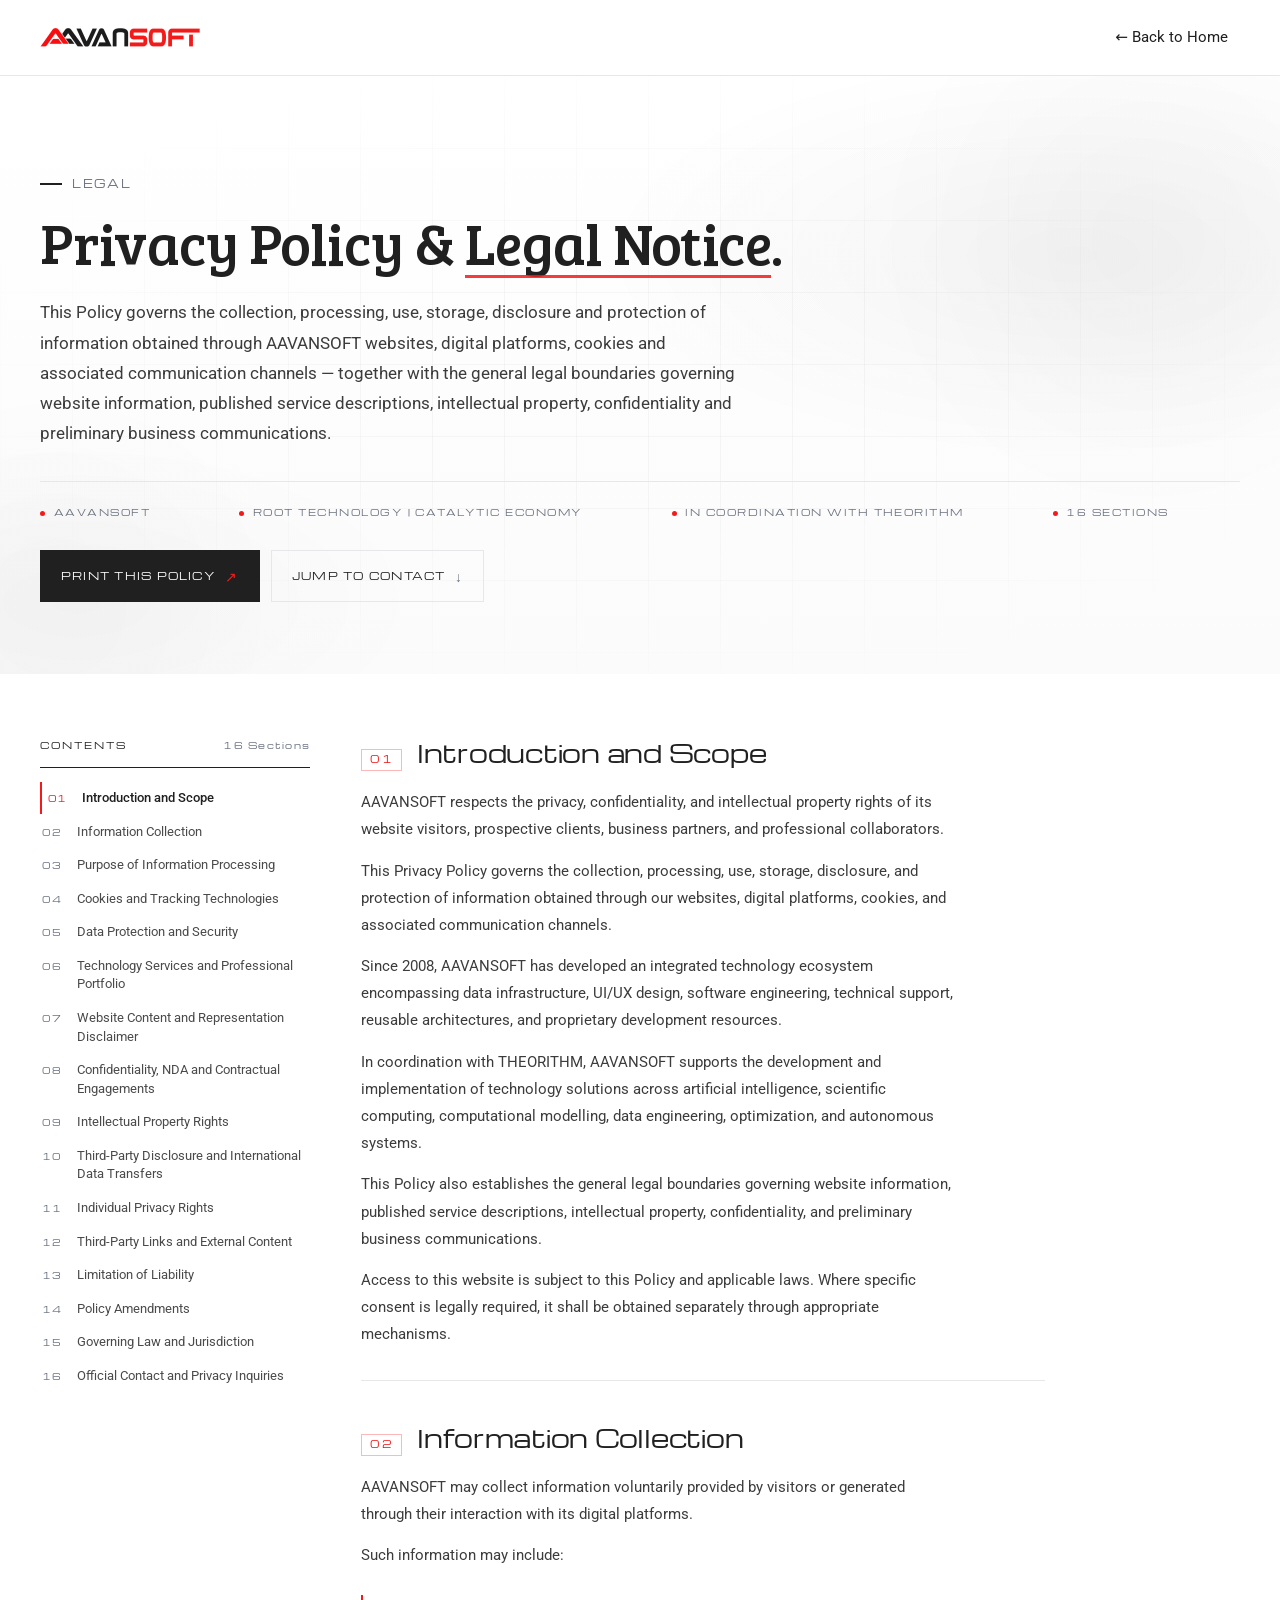
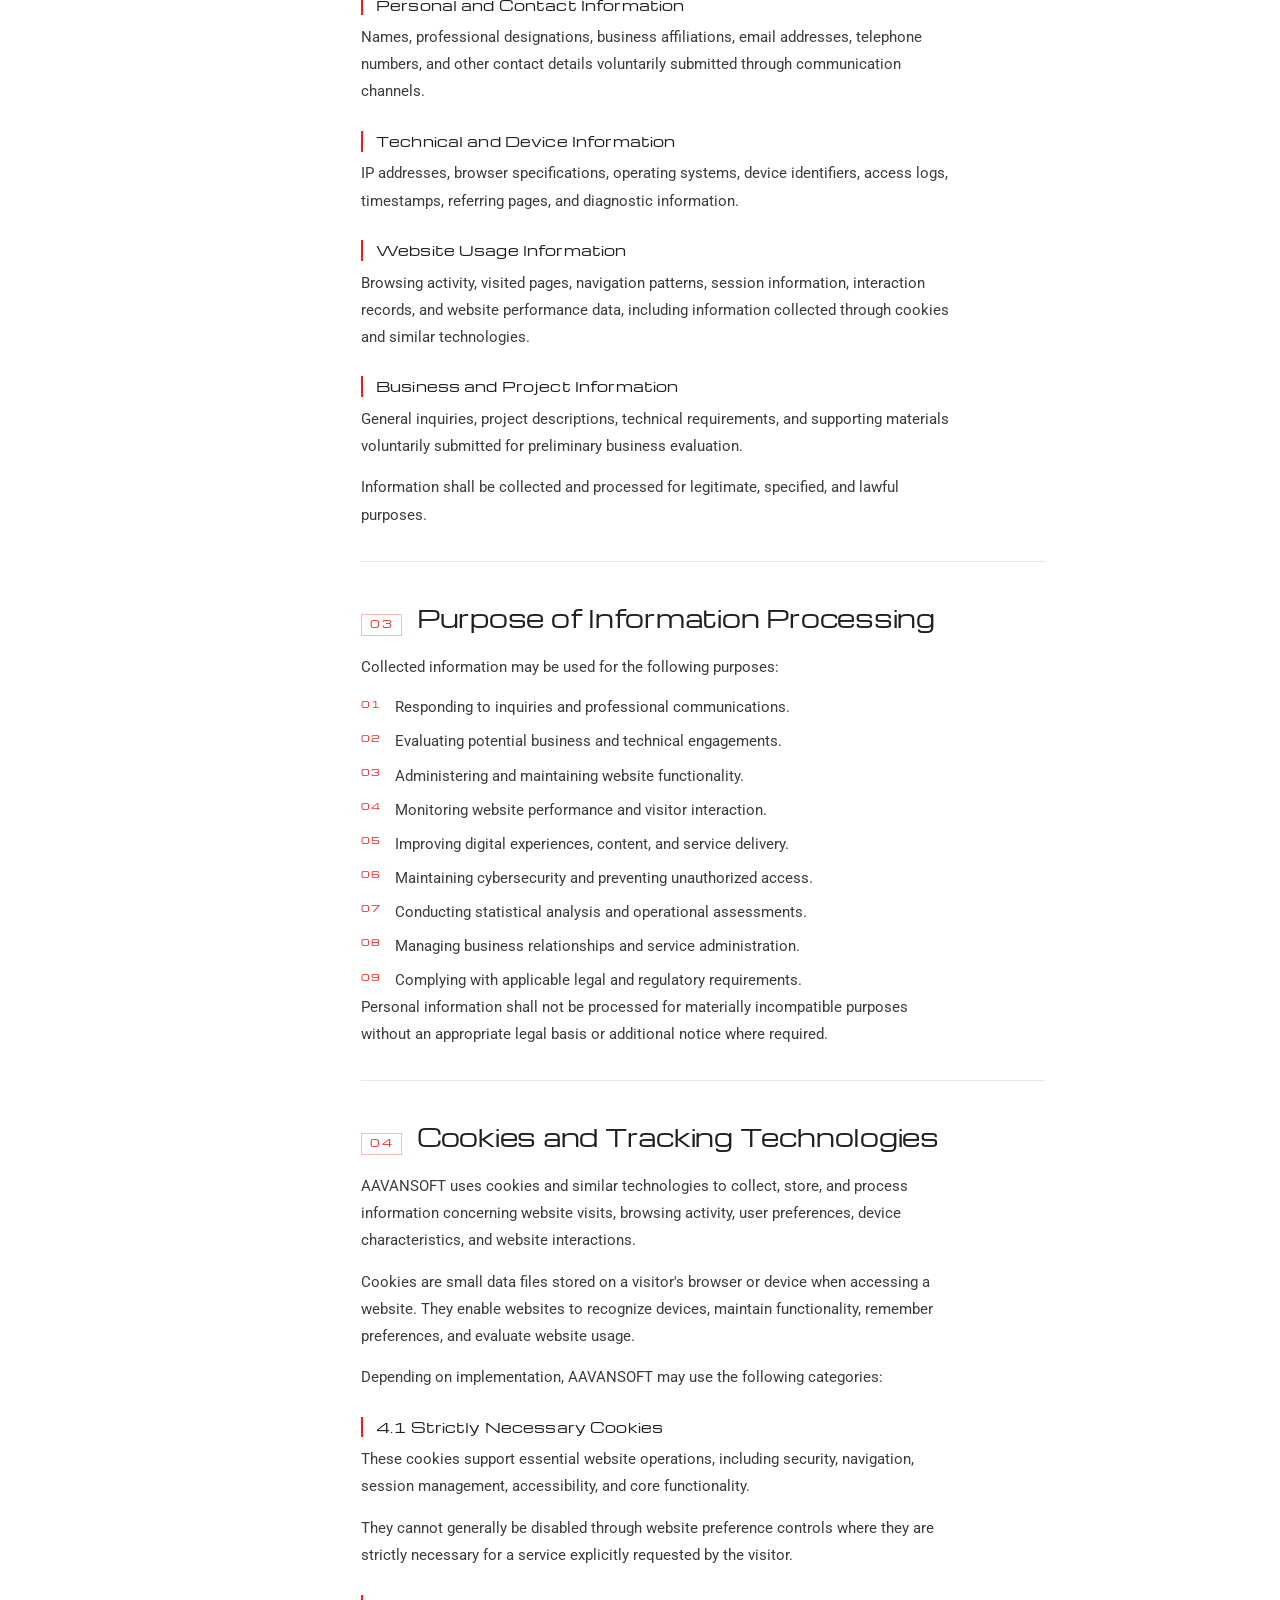
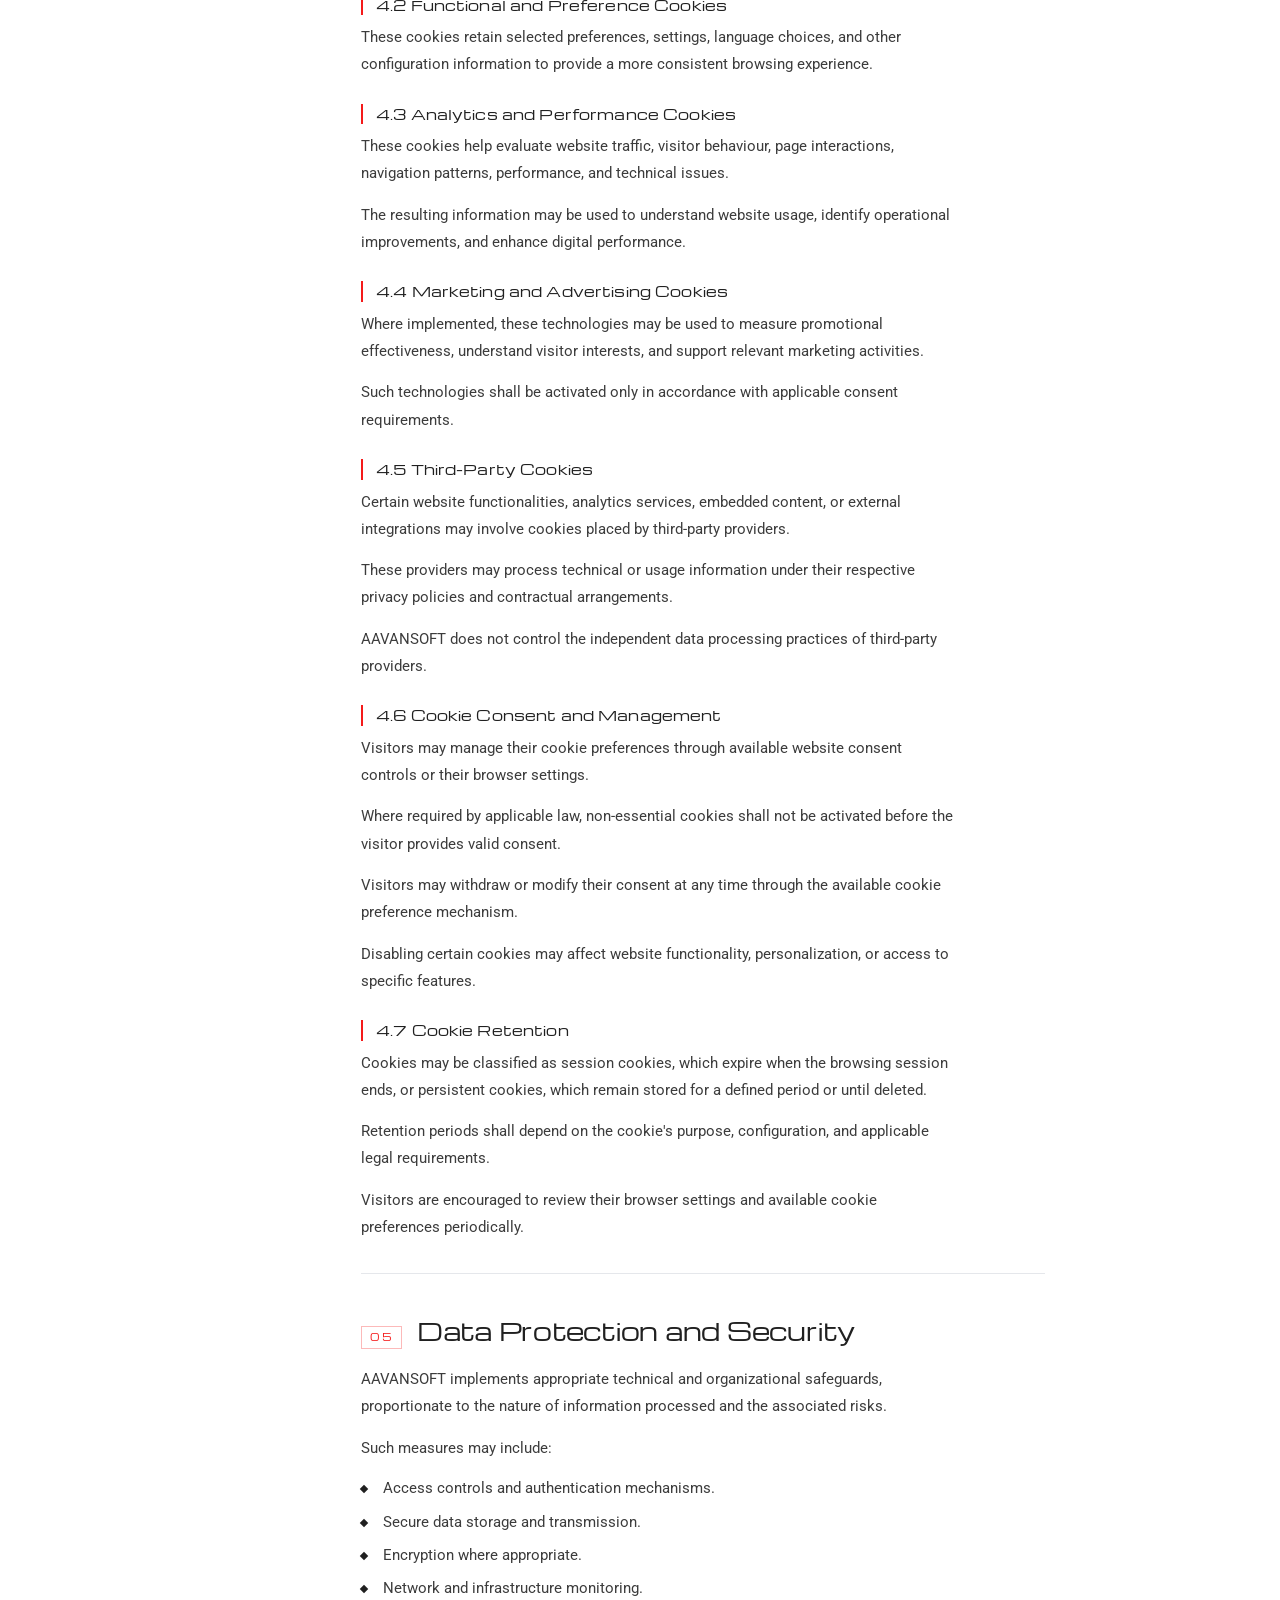
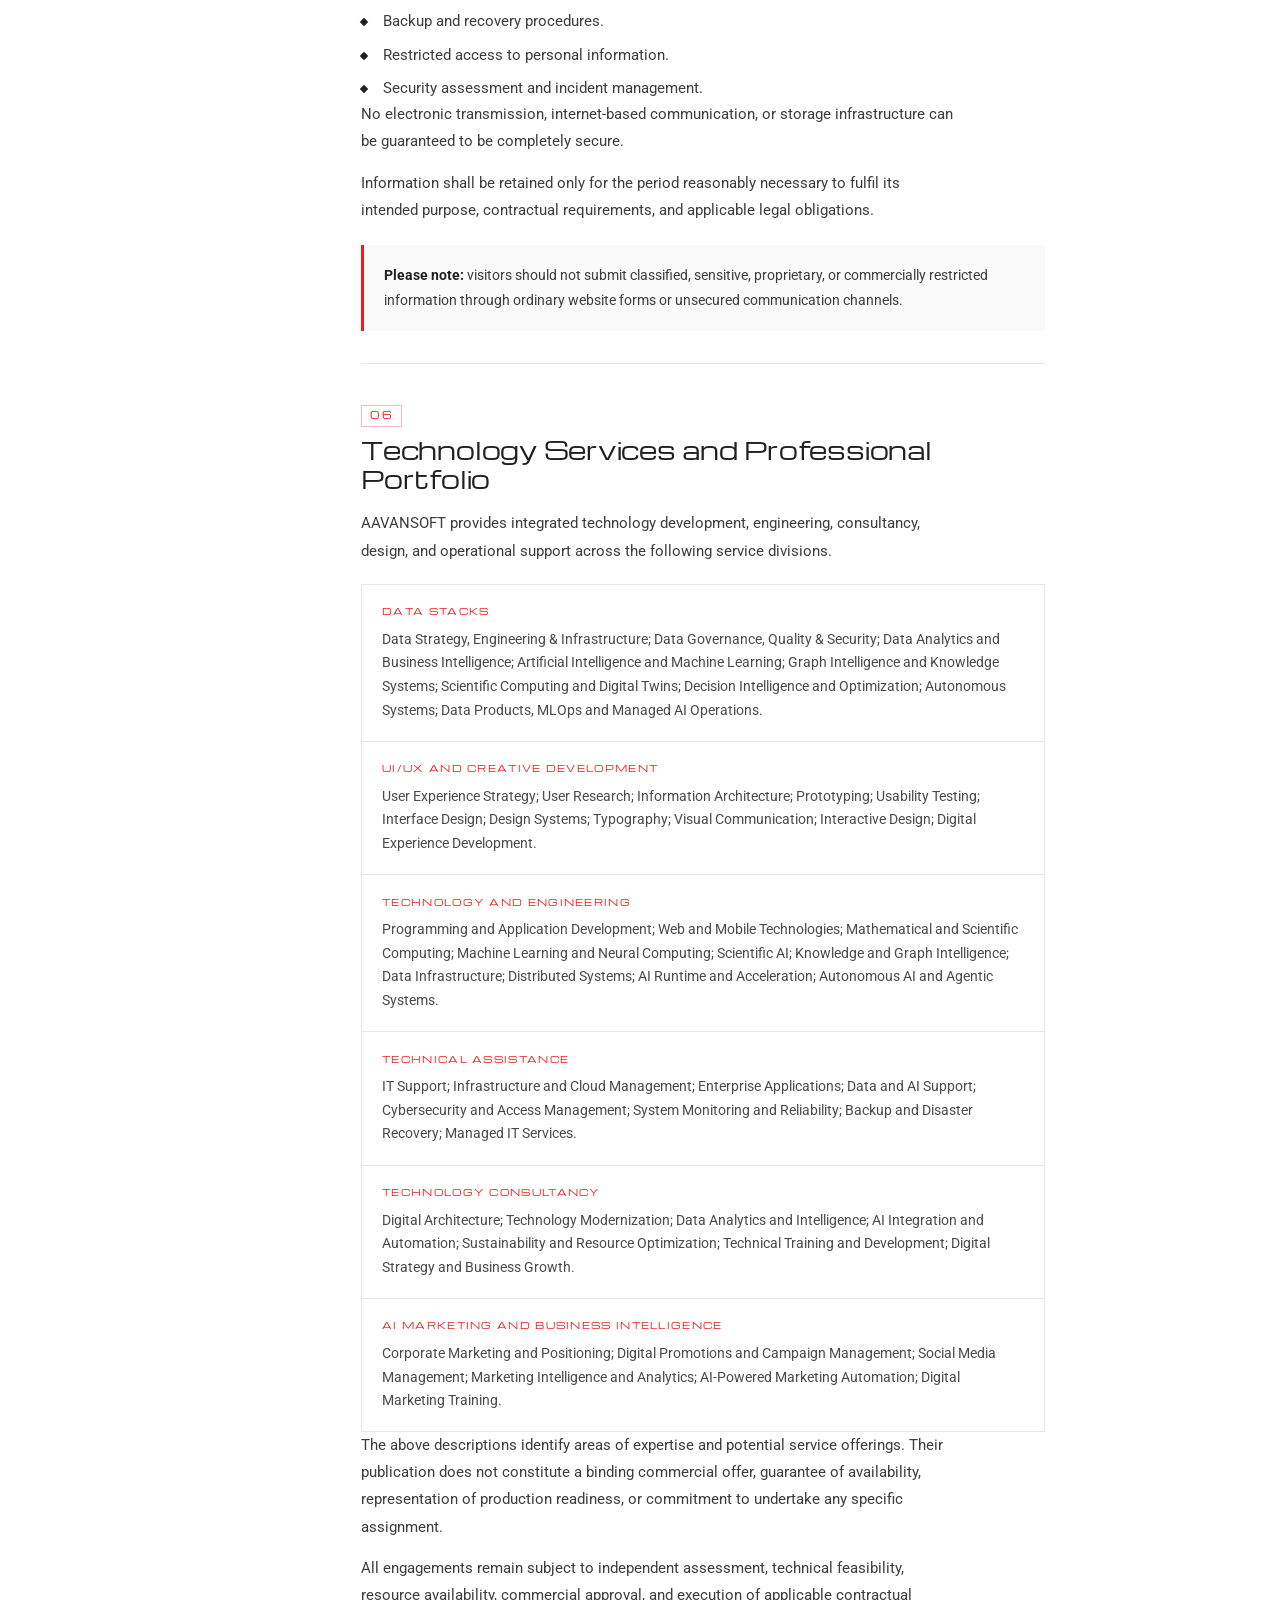
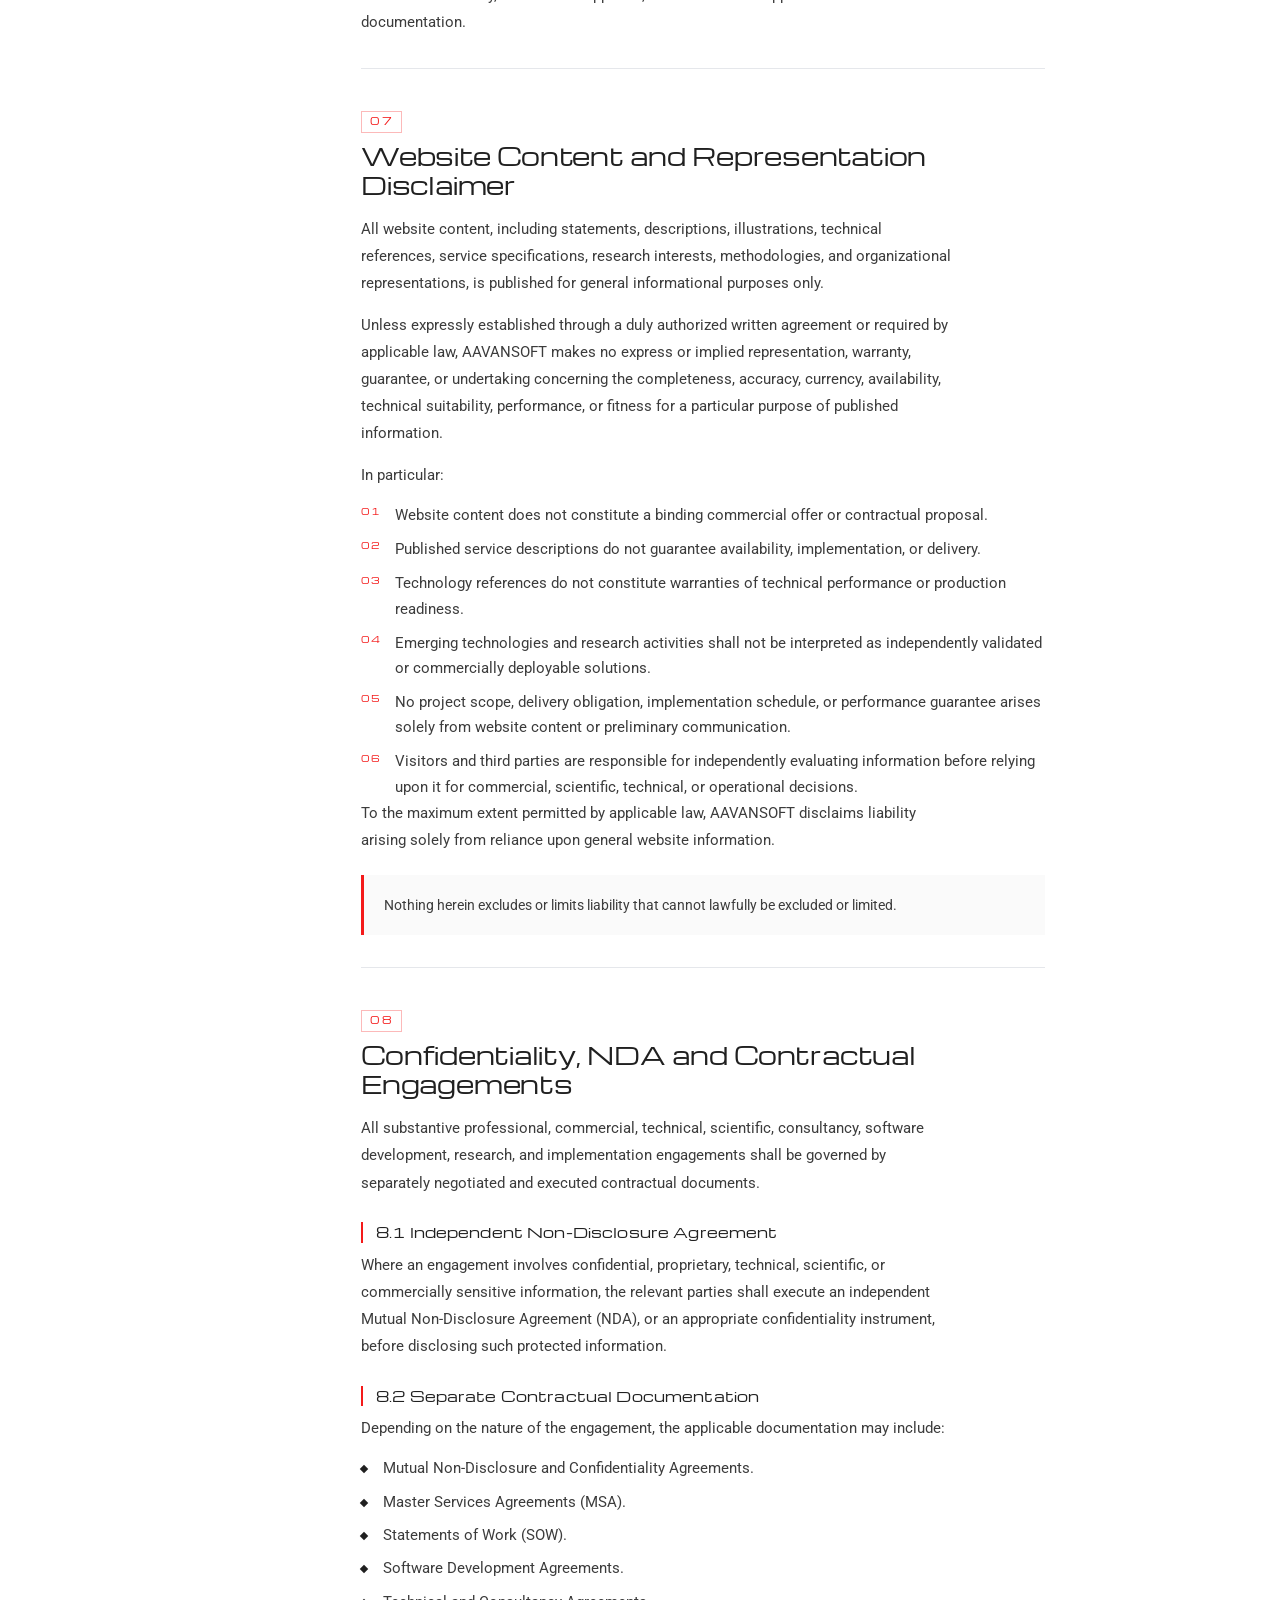
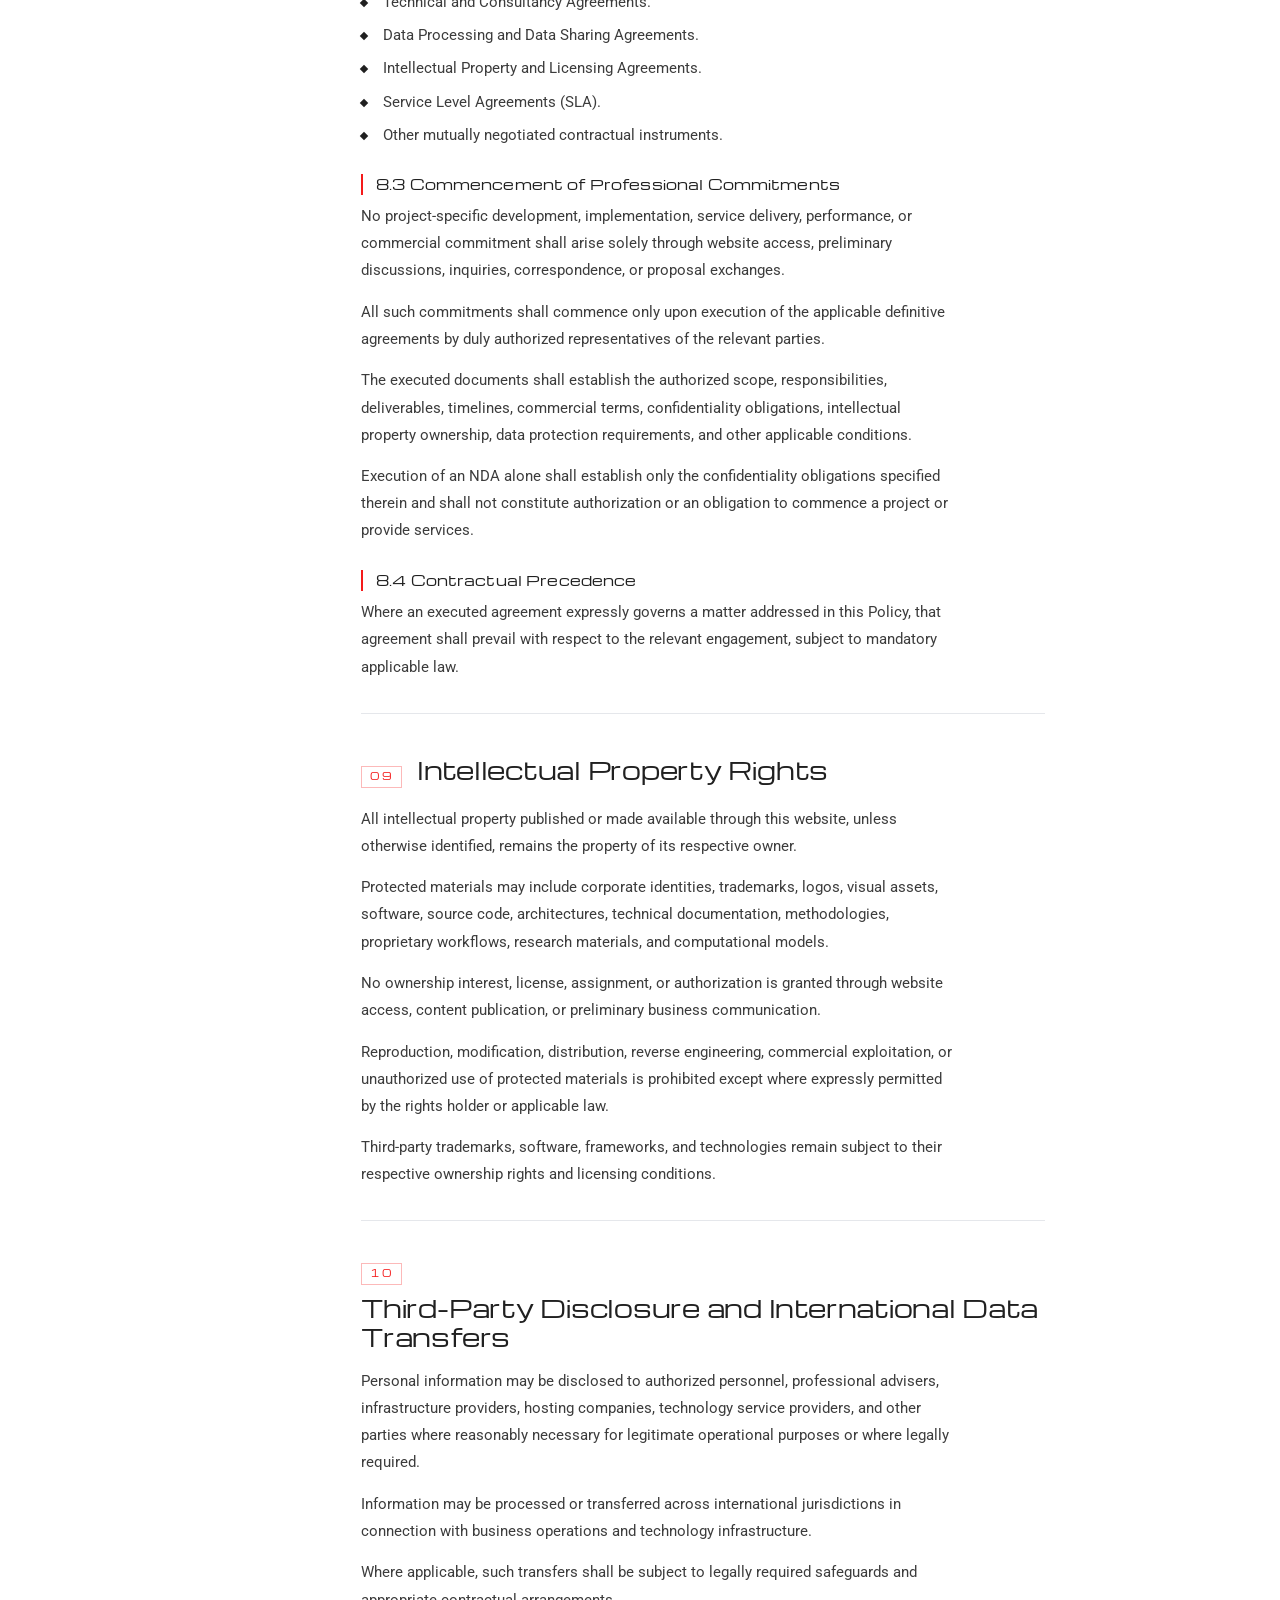
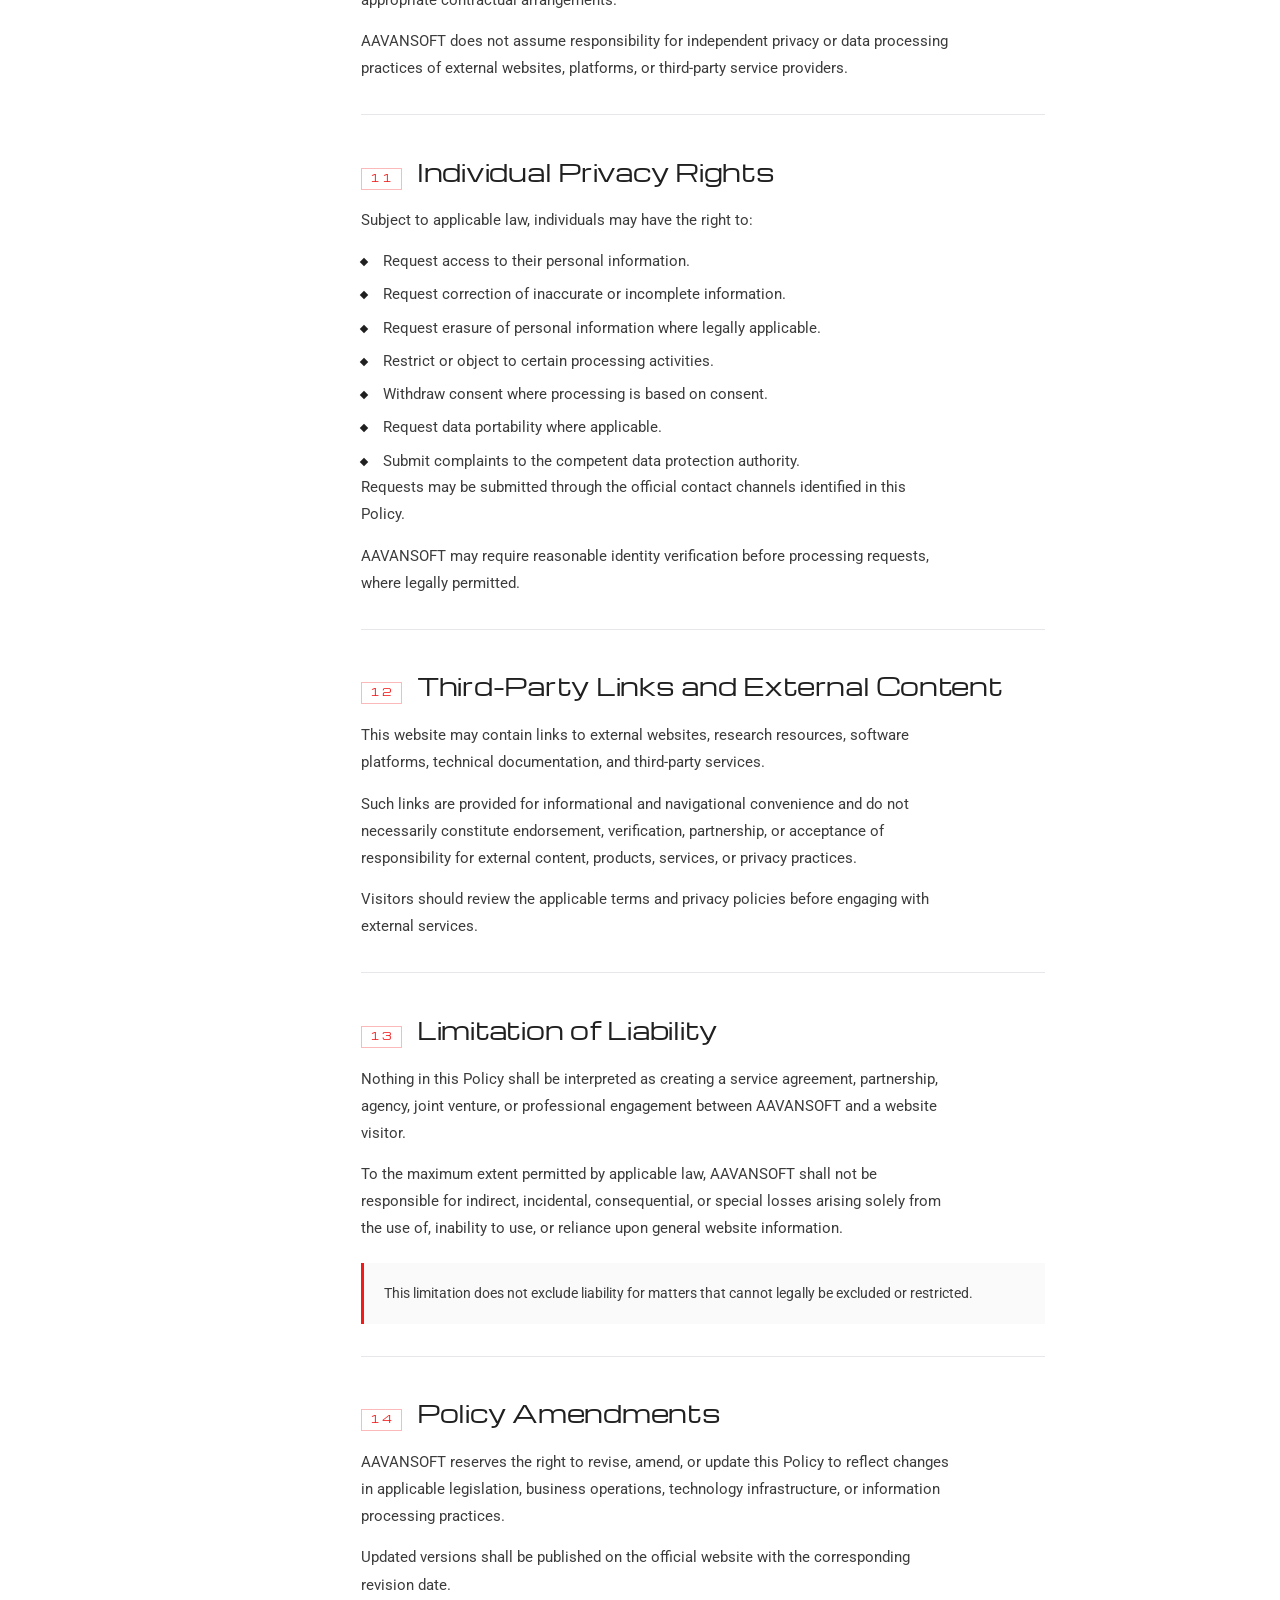
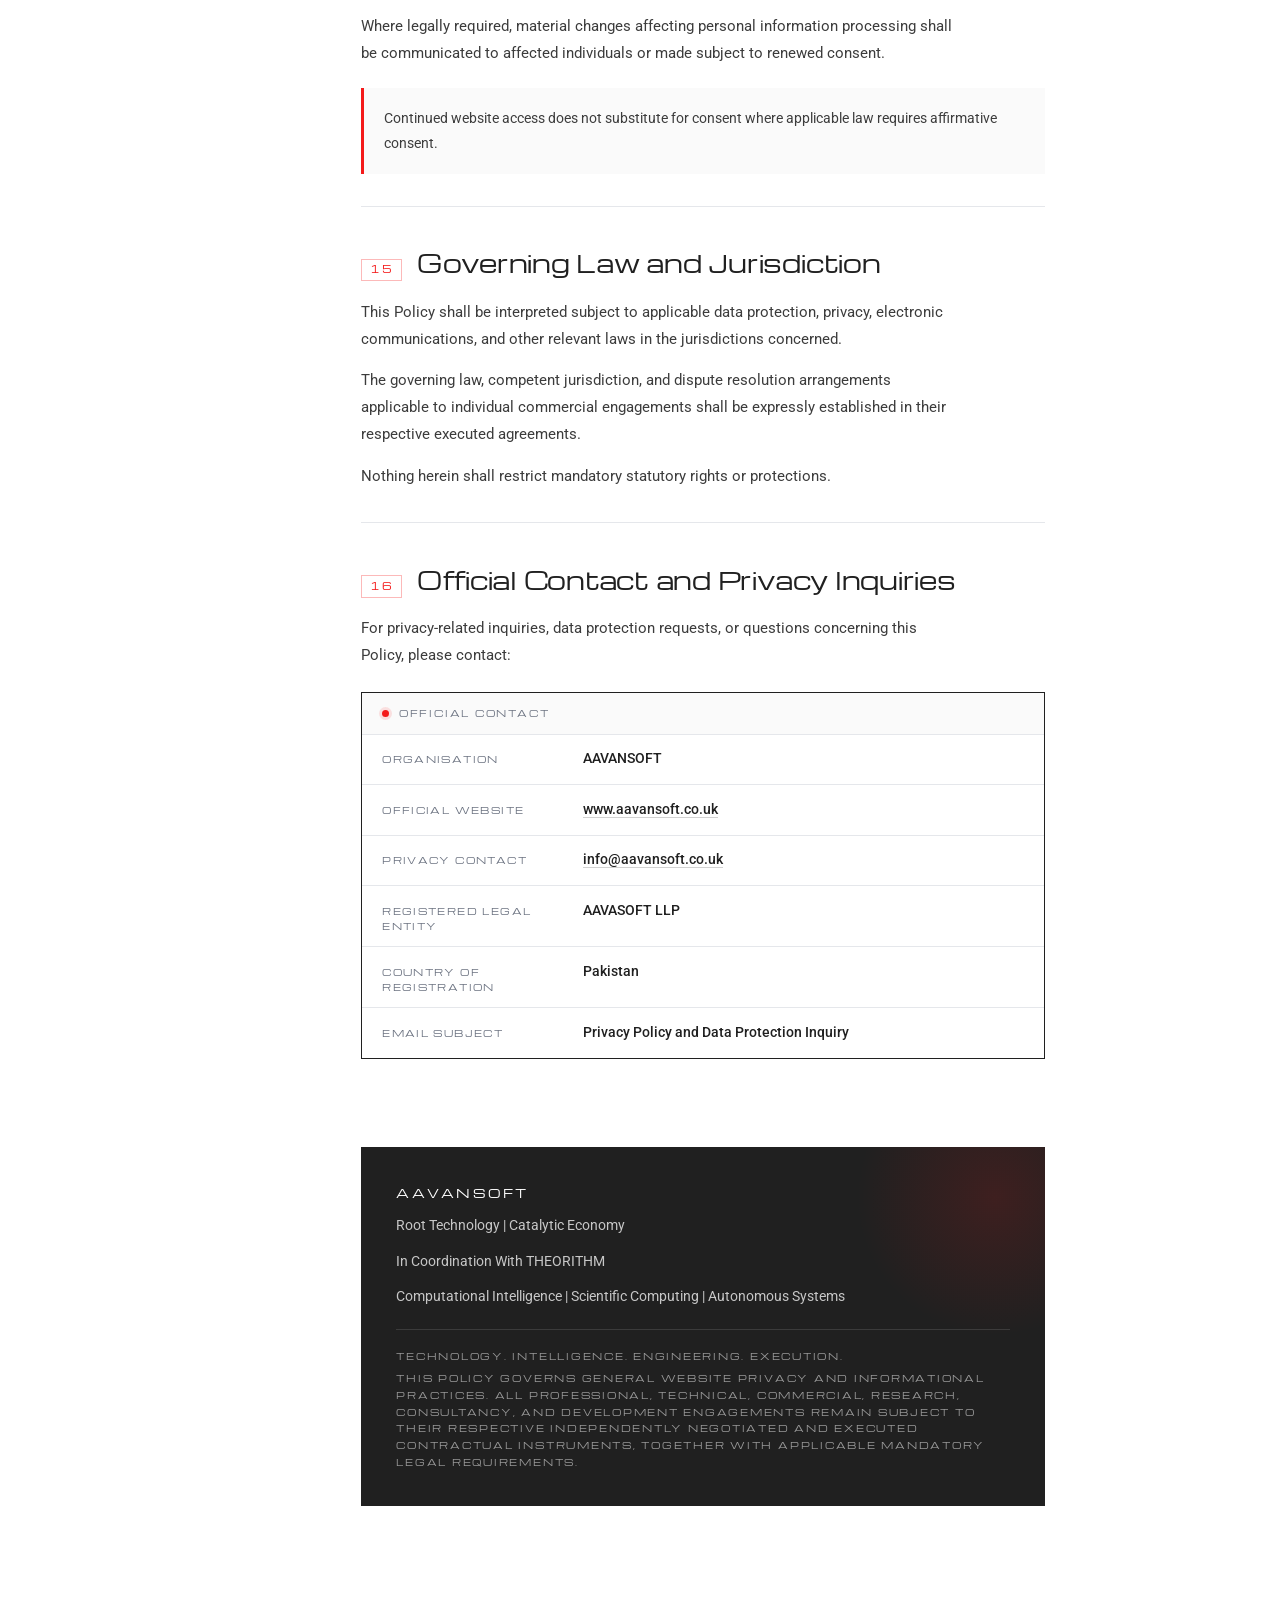
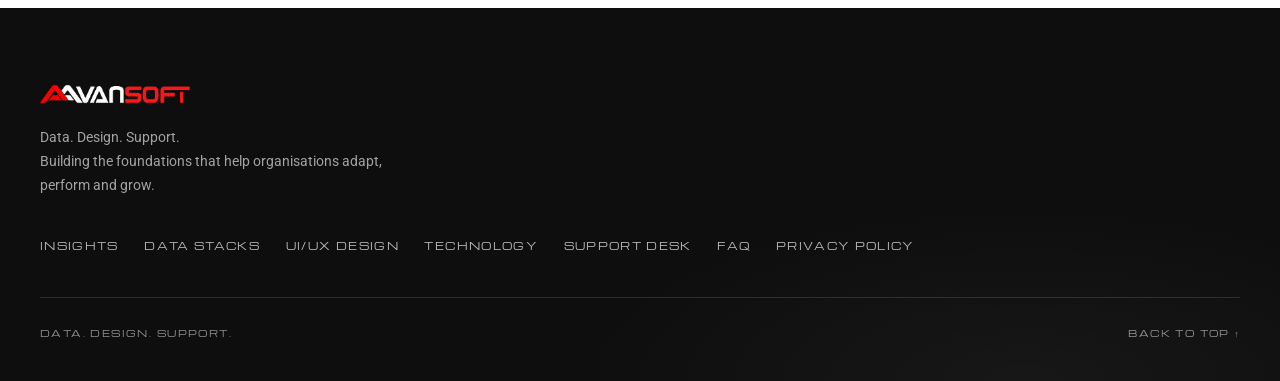
<file: privacy-policy.html>
<!doctype html>
<html lang="en-GB">
<head>
<meta charset="utf-8">
<meta name="viewport" content="width=device-width, initial-scale=1">
<meta name="theme-color" content="#ffffff">
<title>Privacy Policy &amp; Legal Notice — AAVANSOFT</title>
<meta name="description" content="AAVANSOFT Privacy Policy and Legal Notice — information collection, cookies, data protection, confidentiality, intellectual property, limitation of liability and official contact details.">
<meta name="keywords" content="AAVANSOFT privacy policy, data protection, cookies policy, legal notice, AAVASOFT LLP, information collection, confidentiality, NDA, intellectual property">
<meta name="author" content="AAVANSOFT">
<meta name="robots" content="index, follow, max-image-preview:large, max-snippet:-1">
<link rel="canonical" href="https://www.aavansoft.co.uk/privacy-policy.html">
<link rel="alternate" hreflang="en-gb" href="https://www.aavansoft.co.uk/privacy-policy.html">
<meta property="og:type" content="website">
<meta property="og:site_name" content="AAVANSOFT">
<meta property="og:title" content="Privacy Policy &amp; Legal Notice — AAVANSOFT">
<meta property="og:description" content="Privacy, cookies, data protection, confidentiality and legal notice for the AAVANSOFT website and professional engagements.">
<meta property="og:url" content="https://www.aavansoft.co.uk/privacy-policy.html">
<meta property="og:locale" content="en_GB">
<meta property="og:image" content="https://www.aavansoft.co.uk/images/Aavanlogofull.png">
<meta name="twitter:card" content="summary_large_image">
<meta name="twitter:title" content="Privacy Policy &amp; Legal Notice — AAVANSOFT">
<meta name="twitter:description" content="Privacy, cookies, data protection, confidentiality and legal notice for AAVANSOFT.">
<meta name="twitter:image" content="https://www.aavansoft.co.uk/images/Aavanlogofull.png">

<link rel="stylesheet" href="css/privacy.css">
<script src="script/privacy.js" defer></script>
</head>
<body>

<div class="scroll-progress" aria-hidden="true"><div class="scroll-progress__bar" id="scrollBar"></div></div>

<a class="skip-link" href="#main">Skip to main content</a>

<header class="site-header" id="siteHeader">
  <div class="wrap nav">
    <a class="brand" href="#top" data-path="/home" aria-label="AAVANSOFT — home">
      <span class="brand-name"><img src="images/Aavanlogofull.png" alt="AavansoftLogo"></span>
    </a>
    <a href="index.html" class="back-home" aria-label="Back to home">
      ← Back to Home
    </a>
  </div>
</header>

<main id="main">

  <!-- ==================== HERO ==================== -->
  <section class="legal-hero" aria-labelledby="legal-title">
    <div class="bg-deco" aria-hidden="true">
      <div class="bg-deco__grid"></div>
      <div class="bg-deco__orb" style="width:520px;height:520px;top:-16%;right:-10%;opacity:.05"></div>
      <div class="bg-deco__orb" style="width:420px;height:420px;bottom:-24%;left:-12%;opacity:.04"></div>
    </div>
    <div class="wrap">
      <p class="eyebrow">Legal</p>
      <h1 class="display" id="legal-title">Privacy Policy &amp; <span class="accent">Legal Notice</span>.</h1>
      <p class="lead">This Policy governs the collection, processing, use, storage, disclosure and protection of information obtained through AAVANSOFT websites, digital platforms, cookies and associated communication channels — together with the general legal boundaries governing website information, published service descriptions, intellectual property, confidentiality and preliminary business communications.</p>
      <ul class="legal-meta">
        <li>AAVANSOFT</li>
        <li>Root Technology | Catalytic Economy</li>
        <li>In Coordination With THEORITHM</li>
        <li>16 Sections</li>
      </ul>
      <div class="legal-hero-actions">
        <button class="button" type="button" id="printPolicy">Print this policy <span class="arrow" aria-hidden="true">↗</span></button>
        <a class="button button--ghost" href="#s16">Jump to contact <span class="arrow" aria-hidden="true">↓</span></a>
      </div>
    </div>
  </section>

  <!-- ==================== BODY ==================== -->
  <div class="legal-wrap">
    <div class="wrap legal-layout">

      <!-- ============ TOC ============ -->
      <aside class="legal-toc" aria-label="Contents">
        <div class="legal-toc__head">
          <span class="legal-toc__title">Contents</span>
          <span class="legal-toc__count">16 Sections</span>
        </div>
        <nav>
          <ul class="legal-toc__list" id="legalToc">
            <li><a href="#s01"><span class="n">01</span><span>Introduction and Scope</span></a></li>
            <li><a href="#s02"><span class="n">02</span><span>Information Collection</span></a></li>
            <li><a href="#s03"><span class="n">03</span><span>Purpose of Information Processing</span></a></li>
            <li><a href="#s04"><span class="n">04</span><span>Cookies and Tracking Technologies</span></a></li>
            <li><a href="#s05"><span class="n">05</span><span>Data Protection and Security</span></a></li>
            <li><a href="#s06"><span class="n">06</span><span>Technology Services and Professional Portfolio</span></a></li>
            <li><a href="#s07"><span class="n">07</span><span>Website Content and Representation Disclaimer</span></a></li>
            <li><a href="#s08"><span class="n">08</span><span>Confidentiality, NDA and Contractual Engagements</span></a></li>
            <li><a href="#s09"><span class="n">09</span><span>Intellectual Property Rights</span></a></li>
            <li><a href="#s10"><span class="n">10</span><span>Third-Party Disclosure and International Data Transfers</span></a></li>
            <li><a href="#s11"><span class="n">11</span><span>Individual Privacy Rights</span></a></li>
            <li><a href="#s12"><span class="n">12</span><span>Third-Party Links and External Content</span></a></li>
            <li><a href="#s13"><span class="n">13</span><span>Limitation of Liability</span></a></li>
            <li><a href="#s14"><span class="n">14</span><span>Policy Amendments</span></a></li>
            <li><a href="#s15"><span class="n">15</span><span>Governing Law and Jurisdiction</span></a></li>
            <li><a href="#s16"><span class="n">16</span><span>Official Contact and Privacy Inquiries</span></a></li>
          </ul>
        </nav>
      </aside>

      <!-- ============ BODY CONTENT ============ -->
      <div class="legal-body">

        <!-- 01 -->
        <article class="legal-section" id="s01" data-open="false">
          <div class="legal-section__head">
            <span class="legal-section__num">01</span>
            <h2>Introduction and Scope</h2>
          </div>
          <div class="legal-section__content">
            <p>AAVANSOFT respects the privacy, confidentiality, and intellectual property rights of its website visitors, prospective clients, business partners, and professional collaborators.</p>
            <p>This Privacy Policy governs the collection, processing, use, storage, disclosure, and protection of information obtained through our websites, digital platforms, cookies, and associated communication channels.</p>
            <p>Since 2008, AAVANSOFT has developed an integrated technology ecosystem encompassing data infrastructure, UI/UX design, software engineering, technical support, reusable architectures, and proprietary development resources.</p>
            <p>In coordination with THEORITHM, AAVANSOFT supports the development and implementation of technology solutions across artificial intelligence, scientific computing, computational modelling, data engineering, optimization, and autonomous systems.</p>
            <p>This Policy also establishes the general legal boundaries governing website information, published service descriptions, intellectual property, confidentiality, and preliminary business communications.</p>
            <p>Access to this website is subject to this Policy and applicable laws. Where specific consent is legally required, it shall be obtained separately through appropriate mechanisms.</p>
          </div>
        </article>

        <!-- 02 -->
        <article class="legal-section" id="s02" data-open="false">
          <div class="legal-section__head">
            <span class="legal-section__num">02</span>
            <h2>Information Collection</h2>
          </div>
          <div class="legal-section__content">
            <p>AAVANSOFT may collect information voluntarily provided by visitors or generated through their interaction with its digital platforms.</p>
            <p>Such information may include:</p>
            <h3>Personal and Contact Information</h3>
            <p>Names, professional designations, business affiliations, email addresses, telephone numbers, and other contact details voluntarily submitted through communication channels.</p>
            <h3>Technical and Device Information</h3>
            <p>IP addresses, browser specifications, operating systems, device identifiers, access logs, timestamps, referring pages, and diagnostic information.</p>
            <h3>Website Usage Information</h3>
            <p>Browsing activity, visited pages, navigation patterns, session information, interaction records, and website performance data, including information collected through cookies and similar technologies.</p>
            <h3>Business and Project Information</h3>
            <p>General inquiries, project descriptions, technical requirements, and supporting materials voluntarily submitted for preliminary business evaluation.</p>
            <p>Information shall be collected and processed for legitimate, specified, and lawful purposes.</p>
          </div>
        </article>

        <!-- 03 -->
        <article class="legal-section" id="s03" data-open="false">
          <div class="legal-section__head">
            <span class="legal-section__num">03</span>
            <h2>Purpose of Information Processing</h2>
          </div>
          <div class="legal-section__content">
            <p>Collected information may be used for the following purposes:</p>
            <ol class="legal-list--num">
              <li>Responding to inquiries and professional communications.</li>
              <li>Evaluating potential business and technical engagements.</li>
              <li>Administering and maintaining website functionality.</li>
              <li>Monitoring website performance and visitor interaction.</li>
              <li>Improving digital experiences, content, and service delivery.</li>
              <li>Maintaining cybersecurity and preventing unauthorized access.</li>
              <li>Conducting statistical analysis and operational assessments.</li>
              <li>Managing business relationships and service administration.</li>
              <li>Complying with applicable legal and regulatory requirements.</li>
            </ol>
            <p>Personal information shall not be processed for materially incompatible purposes without an appropriate legal basis or additional notice where required.</p>
          </div>
        </article>

        <!-- 04 -->
        <article class="legal-section" id="s04" data-open="false">
          <div class="legal-section__head">
            <span class="legal-section__num">04</span>
            <h2>Cookies and Tracking Technologies</h2>
          </div>
          <div class="legal-section__content">
            <p>AAVANSOFT uses cookies and similar technologies to collect, store, and process information concerning website visits, browsing activity, user preferences, device characteristics, and website interactions.</p>
            <p>Cookies are small data files stored on a visitor's browser or device when accessing a website. They enable websites to recognize devices, maintain functionality, remember preferences, and evaluate website usage.</p>
            <p>Depending on implementation, AAVANSOFT may use the following categories:</p>

            <h3>4.1 Strictly Necessary Cookies</h3>
            <p>These cookies support essential website operations, including security, navigation, session management, accessibility, and core functionality.</p>
            <p>They cannot generally be disabled through website preference controls where they are strictly necessary for a service explicitly requested by the visitor.</p>

            <h3>4.2 Functional and Preference Cookies</h3>
            <p>These cookies retain selected preferences, settings, language choices, and other configuration information to provide a more consistent browsing experience.</p>

            <h3>4.3 Analytics and Performance Cookies</h3>
            <p>These cookies help evaluate website traffic, visitor behaviour, page interactions, navigation patterns, performance, and technical issues.</p>
            <p>The resulting information may be used to understand website usage, identify operational improvements, and enhance digital performance.</p>

            <h3>4.4 Marketing and Advertising Cookies</h3>
            <p>Where implemented, these technologies may be used to measure promotional effectiveness, understand visitor interests, and support relevant marketing activities.</p>
            <p>Such technologies shall be activated only in accordance with applicable consent requirements.</p>

            <h3>4.5 Third-Party Cookies</h3>
            <p>Certain website functionalities, analytics services, embedded content, or external integrations may involve cookies placed by third-party providers.</p>
            <p>These providers may process technical or usage information under their respective privacy policies and contractual arrangements.</p>
            <p>AAVANSOFT does not control the independent data processing practices of third-party providers.</p>

            <h3>4.6 Cookie Consent and Management</h3>
            <p>Visitors may manage their cookie preferences through available website consent controls or their browser settings.</p>
            <p>Where required by applicable law, non-essential cookies shall not be activated before the visitor provides valid consent.</p>
            <p>Visitors may withdraw or modify their consent at any time through the available cookie preference mechanism.</p>
            <p>Disabling certain cookies may affect website functionality, personalization, or access to specific features.</p>

            <h3>4.7 Cookie Retention</h3>
            <p>Cookies may be classified as session cookies, which expire when the browsing session ends, or persistent cookies, which remain stored for a defined period or until deleted.</p>
            <p>Retention periods shall depend on the cookie's purpose, configuration, and applicable legal requirements.</p>
            <p>Visitors are encouraged to review their browser settings and available cookie preferences periodically.</p>
          </div>
        </article>

        <!-- 05 -->
        <article class="legal-section" id="s05" data-open="false">
          <div class="legal-section__head">
            <span class="legal-section__num">05</span>
            <h2>Data Protection and Security</h2>
          </div>
          <div class="legal-section__content">
            <p>AAVANSOFT implements appropriate technical and organizational safeguards, proportionate to the nature of information processed and the associated risks.</p>
            <p>Such measures may include:</p>
            <ul class="legal-list">
              <li>Access controls and authentication mechanisms.</li>
              <li>Secure data storage and transmission.</li>
              <li>Encryption where appropriate.</li>
              <li>Network and infrastructure monitoring.</li>
              <li>Backup and recovery procedures.</li>
              <li>Restricted access to personal information.</li>
              <li>Security assessment and incident management.</li>
            </ul>
            <p>No electronic transmission, internet-based communication, or storage infrastructure can be guaranteed to be completely secure.</p>
            <p>Information shall be retained only for the period reasonably necessary to fulfil its intended purpose, contractual requirements, and applicable legal obligations.</p>
            <div class="legal-note">
              <strong>Please note:</strong> visitors should not submit classified, sensitive, proprietary, or commercially restricted information through ordinary website forms or unsecured communication channels.
            </div>
          </div>
        </article>

        <!-- 06 -->
        <article class="legal-section" id="s06" data-open="false">
          <div class="legal-section__head">
            <span class="legal-section__num">06</span>
            <h2>Technology Services and Professional Portfolio</h2>
          </div>
          <div class="legal-section__content">
            <p>AAVANSOFT provides integrated technology development, engineering, consultancy, design, and operational support across the following service divisions.</p>

            <div class="legal-divisions">
              <div class="legal-division">
                <h4>Data Stacks</h4>
                <p>Data Strategy, Engineering &amp; Infrastructure; Data Governance, Quality &amp; Security; Data Analytics and Business Intelligence; Artificial Intelligence and Machine Learning; Graph Intelligence and Knowledge Systems; Scientific Computing and Digital Twins; Decision Intelligence and Optimization; Autonomous Systems; Data Products, MLOps and Managed AI Operations.</p>
              </div>
              <div class="legal-division">
                <h4>UI/UX and Creative Development</h4>
                <p>User Experience Strategy; User Research; Information Architecture; Prototyping; Usability Testing; Interface Design; Design Systems; Typography; Visual Communication; Interactive Design; Digital Experience Development.</p>
              </div>
              <div class="legal-division">
                <h4>Technology and Engineering</h4>
                <p>Programming and Application Development; Web and Mobile Technologies; Mathematical and Scientific Computing; Machine Learning and Neural Computing; Scientific AI; Knowledge and Graph Intelligence; Data Infrastructure; Distributed Systems; AI Runtime and Acceleration; Autonomous AI and Agentic Systems.</p>
              </div>
              <div class="legal-division">
                <h4>Technical Assistance</h4>
                <p>IT Support; Infrastructure and Cloud Management; Enterprise Applications; Data and AI Support; Cybersecurity and Access Management; System Monitoring and Reliability; Backup and Disaster Recovery; Managed IT Services.</p>
              </div>
              <div class="legal-division">
                <h4>Technology Consultancy</h4>
                <p>Digital Architecture; Technology Modernization; Data Analytics and Intelligence; AI Integration and Automation; Sustainability and Resource Optimization; Technical Training and Development; Digital Strategy and Business Growth.</p>
              </div>
              <div class="legal-division">
                <h4>AI Marketing and Business Intelligence</h4>
                <p>Corporate Marketing and Positioning; Digital Promotions and Campaign Management; Social Media Management; Marketing Intelligence and Analytics; AI-Powered Marketing Automation; Digital Marketing Training.</p>
              </div>
            </div>

            <p>The above descriptions identify areas of expertise and potential service offerings. Their publication does not constitute a binding commercial offer, guarantee of availability, representation of production readiness, or commitment to undertake any specific assignment.</p>
            <p>All engagements remain subject to independent assessment, technical feasibility, resource availability, commercial approval, and execution of applicable contractual documentation.</p>
          </div>
        </article>

        <!-- 07 -->
        <article class="legal-section" id="s07" data-open="false">
          <div class="legal-section__head">
            <span class="legal-section__num">07</span>
            <h2>Website Content and Representation Disclaimer</h2>
          </div>
          <div class="legal-section__content">
            <p>All website content, including statements, descriptions, illustrations, technical references, service specifications, research interests, methodologies, and organizational representations, is published for general informational purposes only.</p>
            <p>Unless expressly established through a duly authorized written agreement or required by applicable law, AAVANSOFT makes no express or implied representation, warranty, guarantee, or undertaking concerning the completeness, accuracy, currency, availability, technical suitability, performance, or fitness for a particular purpose of published information.</p>
            <p>In particular:</p>
            <ol class="legal-list--num">
              <li>Website content does not constitute a binding commercial offer or contractual proposal.</li>
              <li>Published service descriptions do not guarantee availability, implementation, or delivery.</li>
              <li>Technology references do not constitute warranties of technical performance or production readiness.</li>
              <li>Emerging technologies and research activities shall not be interpreted as independently validated or commercially deployable solutions.</li>
              <li>No project scope, delivery obligation, implementation schedule, or performance guarantee arises solely from website content or preliminary communication.</li>
              <li>Visitors and third parties are responsible for independently evaluating information before relying upon it for commercial, scientific, technical, or operational decisions.</li>
            </ol>
            <p>To the maximum extent permitted by applicable law, AAVANSOFT disclaims liability arising solely from reliance upon general website information.</p>
            <div class="legal-note">
              Nothing herein excludes or limits liability that cannot lawfully be excluded or limited.
            </div>
          </div>
        </article>

        <!-- 08 -->
        <article class="legal-section" id="s08" data-open="false">
          <div class="legal-section__head">
            <span class="legal-section__num">08</span>
            <h2>Confidentiality, NDA and Contractual Engagements</h2>
          </div>
          <div class="legal-section__content">
            <p>All substantive professional, commercial, technical, scientific, consultancy, software development, research, and implementation engagements shall be governed by separately negotiated and executed contractual documents.</p>

            <h3>8.1 Independent Non-Disclosure Agreement</h3>
            <p>Where an engagement involves confidential, proprietary, technical, scientific, or commercially sensitive information, the relevant parties shall execute an independent Mutual Non-Disclosure Agreement (NDA), or an appropriate confidentiality instrument, before disclosing such protected information.</p>

            <h3>8.2 Separate Contractual Documentation</h3>
            <p>Depending on the nature of the engagement, the applicable documentation may include:</p>
            <ul class="legal-list">
              <li>Mutual Non-Disclosure and Confidentiality Agreements.</li>
              <li>Master Services Agreements (MSA).</li>
              <li>Statements of Work (SOW).</li>
              <li>Software Development Agreements.</li>
              <li>Technical and Consultancy Agreements.</li>
              <li>Data Processing and Data Sharing Agreements.</li>
              <li>Intellectual Property and Licensing Agreements.</li>
              <li>Service Level Agreements (SLA).</li>
              <li>Other mutually negotiated contractual instruments.</li>
            </ul>

            <h3>8.3 Commencement of Professional Commitments</h3>
            <p>No project-specific development, implementation, service delivery, performance, or commercial commitment shall arise solely through website access, preliminary discussions, inquiries, correspondence, or proposal exchanges.</p>
            <p>All such commitments shall commence only upon execution of the applicable definitive agreements by duly authorized representatives of the relevant parties.</p>
            <p>The executed documents shall establish the authorized scope, responsibilities, deliverables, timelines, commercial terms, confidentiality obligations, intellectual property ownership, data protection requirements, and other applicable conditions.</p>
            <p>Execution of an NDA alone shall establish only the confidentiality obligations specified therein and shall not constitute authorization or an obligation to commence a project or provide services.</p>

            <h3>8.4 Contractual Precedence</h3>
            <p>Where an executed agreement expressly governs a matter addressed in this Policy, that agreement shall prevail with respect to the relevant engagement, subject to mandatory applicable law.</p>
          </div>
        </article>

        <!-- 09 -->
        <article class="legal-section" id="s09" data-open="false">
          <div class="legal-section__head">
            <span class="legal-section__num">09</span>
            <h2>Intellectual Property Rights</h2>
          </div>
          <div class="legal-section__content">
            <p>All intellectual property published or made available through this website, unless otherwise identified, remains the property of its respective owner.</p>
            <p>Protected materials may include corporate identities, trademarks, logos, visual assets, software, source code, architectures, technical documentation, methodologies, proprietary workflows, research materials, and computational models.</p>
            <p>No ownership interest, license, assignment, or authorization is granted through website access, content publication, or preliminary business communication.</p>
            <p>Reproduction, modification, distribution, reverse engineering, commercial exploitation, or unauthorized use of protected materials is prohibited except where expressly permitted by the rights holder or applicable law.</p>
            <p>Third-party trademarks, software, frameworks, and technologies remain subject to their respective ownership rights and licensing conditions.</p>
          </div>
        </article>

        <!-- 10 -->
        <article class="legal-section" id="s10" data-open="false">
          <div class="legal-section__head">
            <span class="legal-section__num">10</span>
            <h2>Third-Party Disclosure and International Data Transfers</h2>
          </div>
          <div class="legal-section__content">
            <p>Personal information may be disclosed to authorized personnel, professional advisers, infrastructure providers, hosting companies, technology service providers, and other parties where reasonably necessary for legitimate operational purposes or where legally required.</p>
            <p>Information may be processed or transferred across international jurisdictions in connection with business operations and technology infrastructure.</p>
            <p>Where applicable, such transfers shall be subject to legally required safeguards and appropriate contractual arrangements.</p>
            <p>AAVANSOFT does not assume responsibility for independent privacy or data processing practices of external websites, platforms, or third-party service providers.</p>
          </div>
        </article>

        <!-- 11 -->
        <article class="legal-section" id="s11" data-open="false">
          <div class="legal-section__head">
            <span class="legal-section__num">11</span>
            <h2>Individual Privacy Rights</h2>
          </div>
          <div class="legal-section__content">
            <p>Subject to applicable law, individuals may have the right to:</p>
            <ul class="legal-list">
              <li>Request access to their personal information.</li>
              <li>Request correction of inaccurate or incomplete information.</li>
              <li>Request erasure of personal information where legally applicable.</li>
              <li>Restrict or object to certain processing activities.</li>
              <li>Withdraw consent where processing is based on consent.</li>
              <li>Request data portability where applicable.</li>
              <li>Submit complaints to the competent data protection authority.</li>
            </ul>
            <p>Requests may be submitted through the official contact channels identified in this Policy.</p>
            <p>AAVANSOFT may require reasonable identity verification before processing requests, where legally permitted.</p>
          </div>
        </article>

        <!-- 12 -->
        <article class="legal-section" id="s12" data-open="false">
          <div class="legal-section__head">
            <span class="legal-section__num">12</span>
            <h2>Third-Party Links and External Content</h2>
          </div>
          <div class="legal-section__content">
            <p>This website may contain links to external websites, research resources, software platforms, technical documentation, and third-party services.</p>
            <p>Such links are provided for informational and navigational convenience and do not necessarily constitute endorsement, verification, partnership, or acceptance of responsibility for external content, products, services, or privacy practices.</p>
            <p>Visitors should review the applicable terms and privacy policies before engaging with external services.</p>
          </div>
        </article>

        <!-- 13 -->
        <article class="legal-section" id="s13" data-open="false">
          <div class="legal-section__head">
            <span class="legal-section__num">13</span>
            <h2>Limitation of Liability</h2>
          </div>
          <div class="legal-section__content">
            <p>Nothing in this Policy shall be interpreted as creating a service agreement, partnership, agency, joint venture, or professional engagement between AAVANSOFT and a website visitor.</p>
            <p>To the maximum extent permitted by applicable law, AAVANSOFT shall not be responsible for indirect, incidental, consequential, or special losses arising solely from the use of, inability to use, or reliance upon general website information.</p>
            <div class="legal-note">
              This limitation does not exclude liability for matters that cannot legally be excluded or restricted.
            </div>
          </div>
        </article>

        <!-- 14 -->
        <article class="legal-section" id="s14" data-open="false">
          <div class="legal-section__head">
            <span class="legal-section__num">14</span>
            <h2>Policy Amendments</h2>
          </div>
          <div class="legal-section__content">
            <p>AAVANSOFT reserves the right to revise, amend, or update this Policy to reflect changes in applicable legislation, business operations, technology infrastructure, or information processing practices.</p>
            <p>Updated versions shall be published on the official website with the corresponding revision date.</p>
            <p>Where legally required, material changes affecting personal information processing shall be communicated to affected individuals or made subject to renewed consent.</p>
            <div class="legal-note">
              Continued website access does not substitute for consent where applicable law requires affirmative consent.
            </div>
          </div>
        </article>

        <!-- 15 -->
        <article class="legal-section" id="s15" data-open="false">
          <div class="legal-section__head">
            <span class="legal-section__num">15</span>
            <h2>Governing Law and Jurisdiction</h2>
          </div>
          <div class="legal-section__content">
            <p>This Policy shall be interpreted subject to applicable data protection, privacy, electronic communications, and other relevant laws in the jurisdictions concerned.</p>
            <p>The governing law, competent jurisdiction, and dispute resolution arrangements applicable to individual commercial engagements shall be expressly established in their respective executed agreements.</p>
            <p>Nothing herein shall restrict mandatory statutory rights or protections.</p>
          </div>
        </article>

        <!-- 16 -->
        <article class="legal-section" id="s16" data-open="false">
          <div class="legal-section__head">
            <span class="legal-section__num">16</span>
            <h2>Official Contact and Privacy Inquiries</h2>
          </div>
          <div class="legal-section__content">
            <p>For privacy-related inquiries, data protection requests, or questions concerning this Policy, please contact:</p>

            <div class="legal-contact">
              <div class="legal-contact__head">Official Contact</div>
              <dl>
                <div><dt>Organisation</dt><dd>AAVANSOFT</dd></div>
                <div><dt>Official Website</dt><dd><a href="https://www.aavansoft.co.uk/">www.aavansoft.co.uk</a></dd></div>
                <div><dt>Privacy Contact</dt><dd><a href="mailto:info@aavansoft.co.uk">info@aavansoft.co.uk</a></dd></div>
                <div><dt>Registered Legal Entity</dt><dd>AAVASOFT LLP</dd></div>
                <div><dt>Country of Registration</dt><dd>Pakistan</dd></div>
                <div><dt>Email Subject</dt><dd>Privacy Policy and Data Protection Inquiry</dd></div>
              </dl>
            </div>
          </div>
        </article>

        <!-- ============ SIGN-OFF ============ -->
        <div class="legal-signoff">
          <div class="legal-signoff__brand">AAVANSOFT</div>
          <p class="legal-signoff__line">Root Technology | Catalytic Economy</p>
          <p class="legal-signoff__line">In Coordination With THEORITHM</p>
          <p class="legal-signoff__line">Computational Intelligence | Scientific Computing | Autonomous Systems</p>
          <div class="legal-signoff__strap">
            <span>Technology. Intelligence. Engineering. Execution.</span>
            <span>This Policy governs general website privacy and informational practices. All professional, technical, commercial, research, consultancy, and development engagements remain subject to their respective independently negotiated and executed contractual instruments, together with applicable mandatory legal requirements.</span>
          </div>
        </div>

      </div>
    </div>
  </div>

</main>

<button class="to-top" id="toTop" type="button" aria-label="Back to top">↑</button>

<footer class="footer">
  <div class="wrap">
    <div class="footer-top">
      <div>
        <a href="index.html#top" class=" footer-brand"><img src="images/Aavanlogofull_white.png" alt="AavansoftLogo"></a>
        <p class="footer-tagline">Data. Design. Support.<br>Building the foundations that help organisations adapt, perform and grow.</p>
      </div>
      <nav class="footer-links" aria-label="Footer">
        <a href="index.html#insights">Insights</a>
        <a href="index.html#data">Data Stacks</a>
        <a href="index.html#design">UI/UX Design</a>
        <a href="index.html#technology">Technology</a>
        <a href="index.html#support">Support Desk</a>
        <a href="index.html#faq">FAQ</a>
        <a href="#legal-title">Privacy Policy</a>
      </nav>
    </div>
    <div class="footer-bottom">
      <span>Data. Design. Support.</span>
      <a href="#legal-title">Back to top ↑</a>
    </div>
  </div>
</footer>

</body>
</html>
</file>
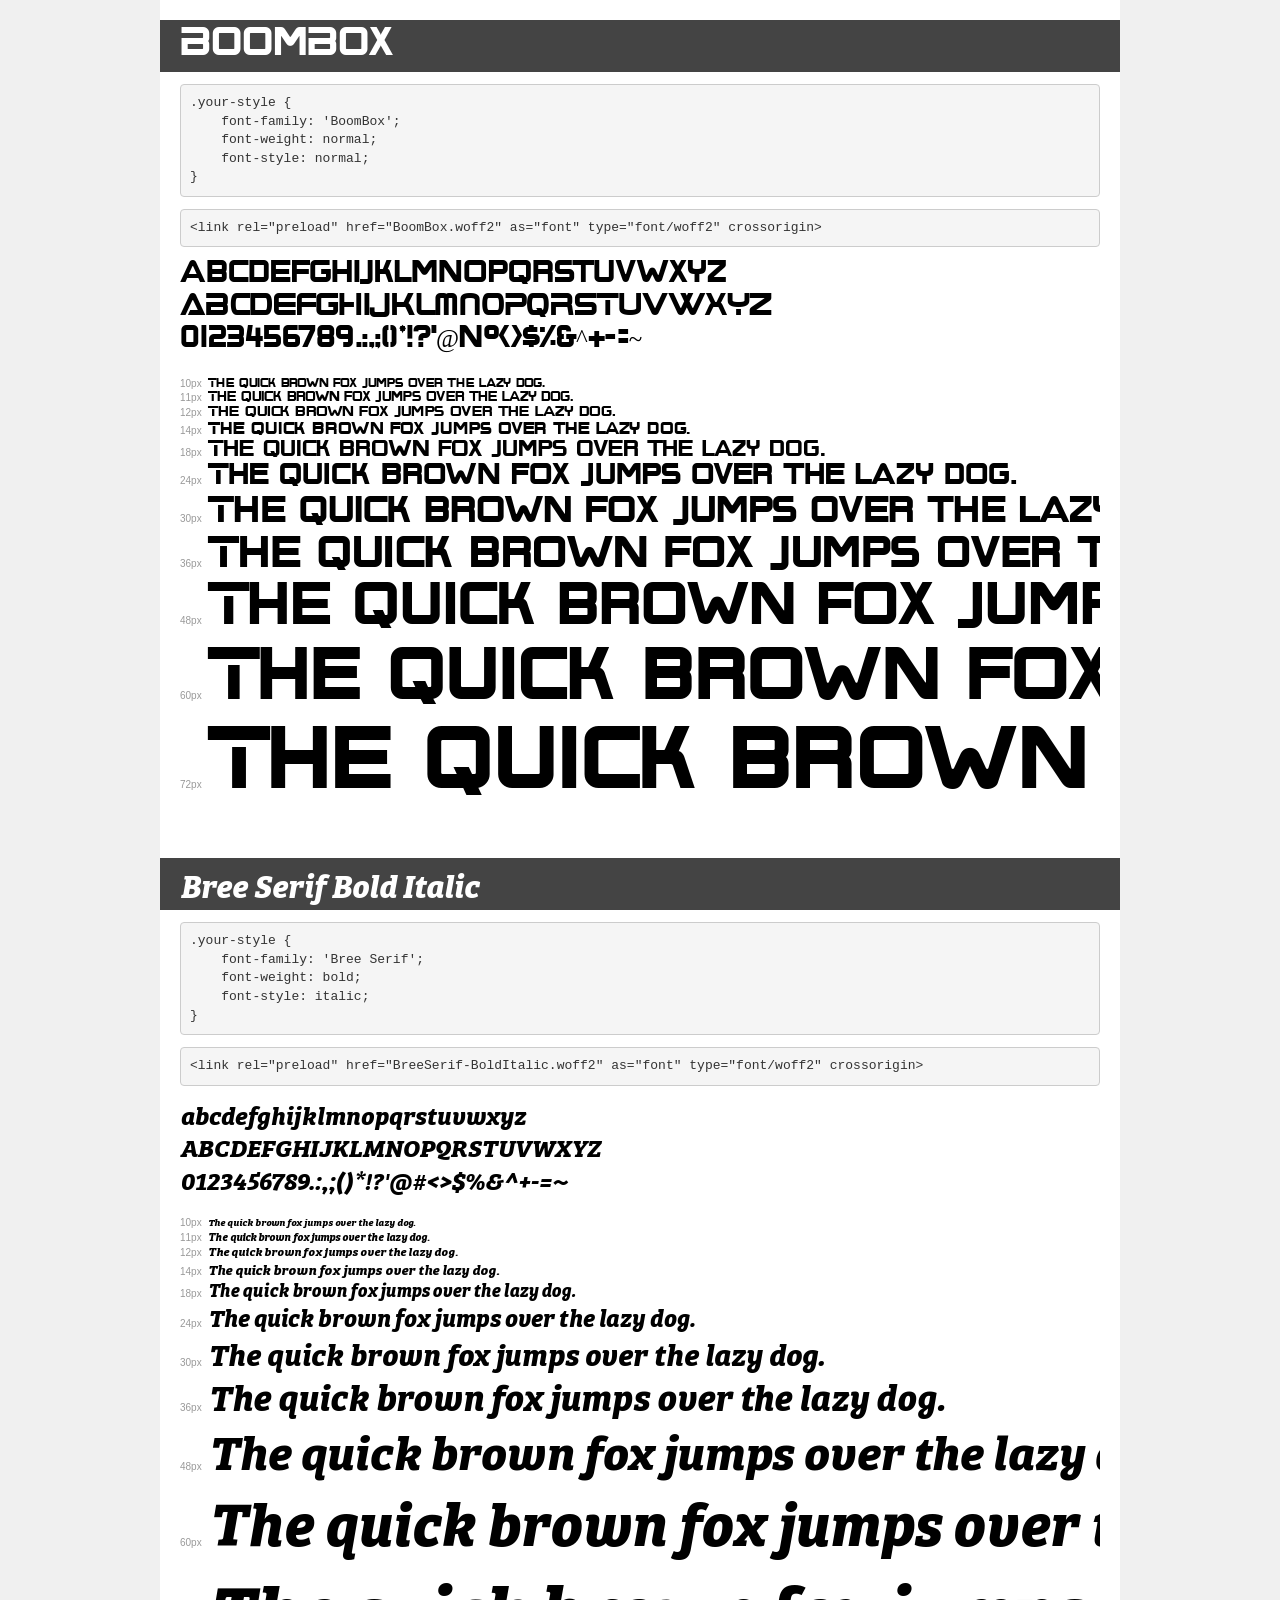
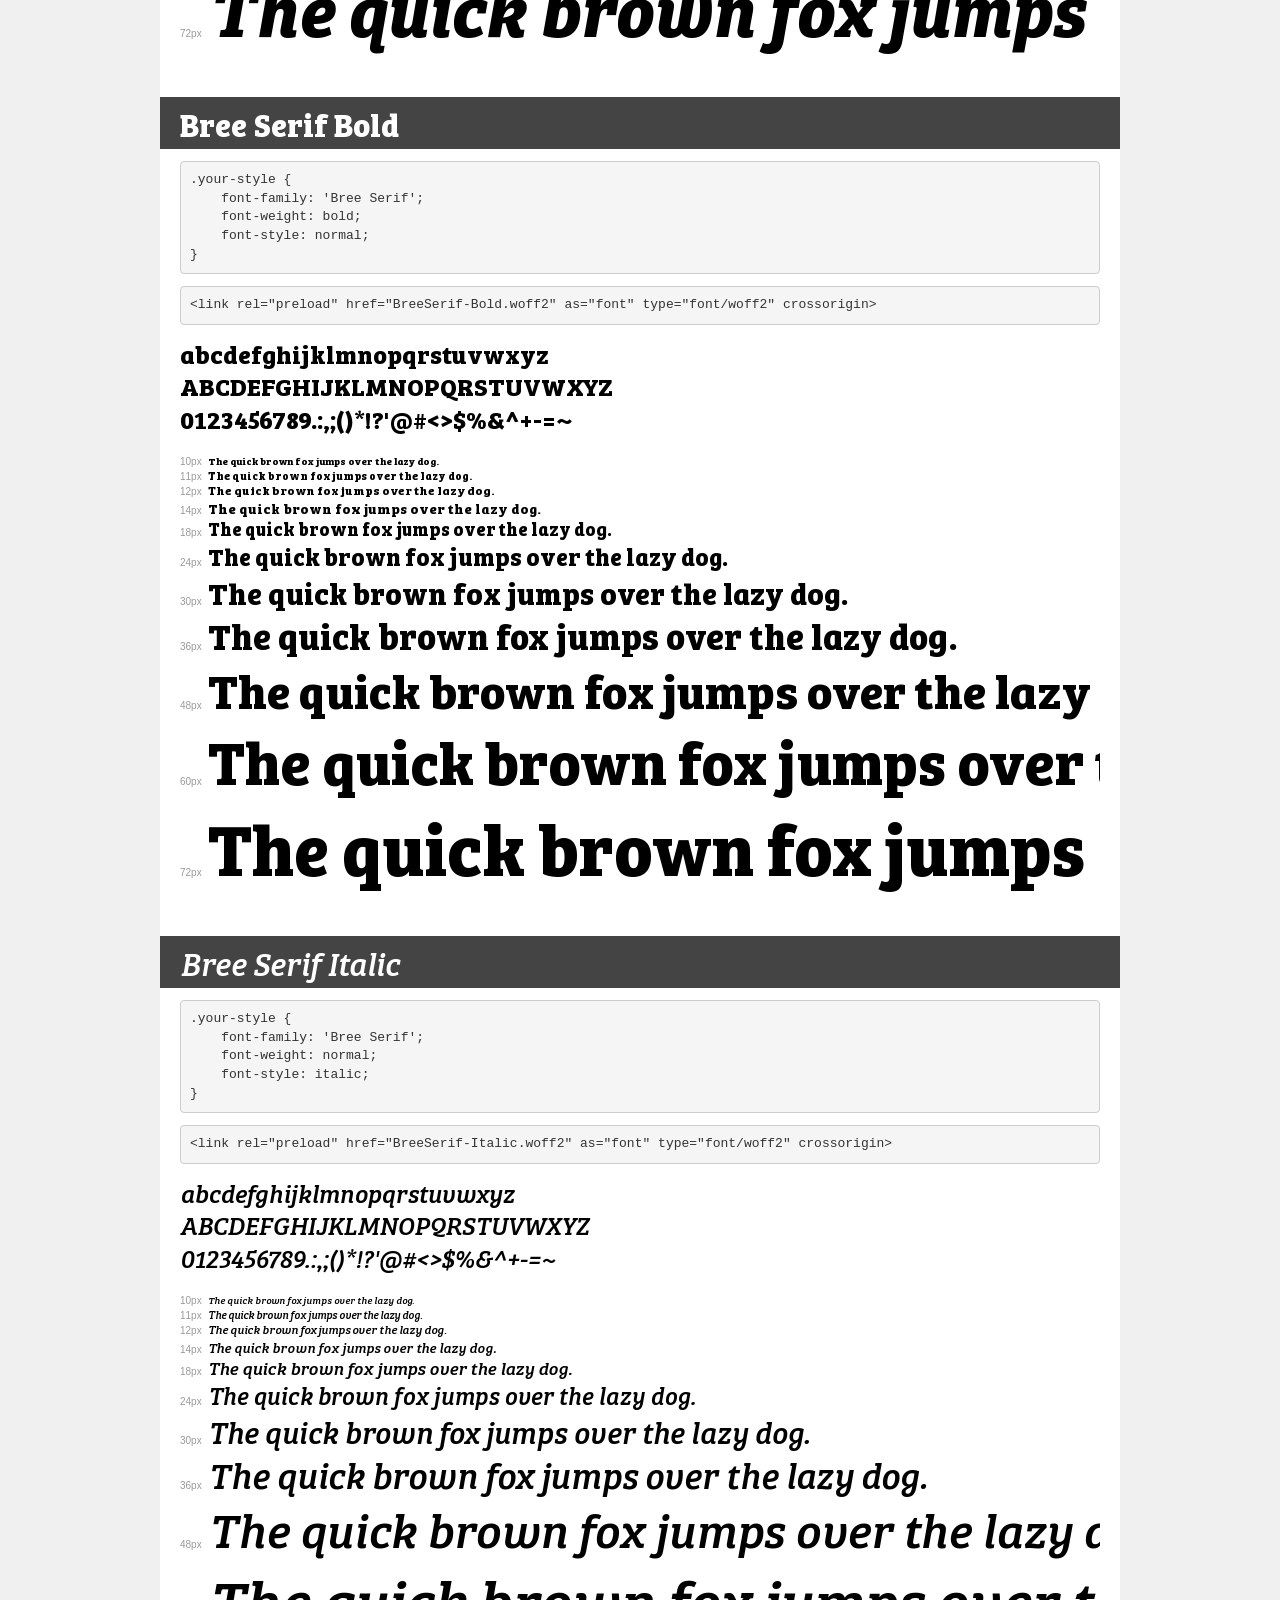
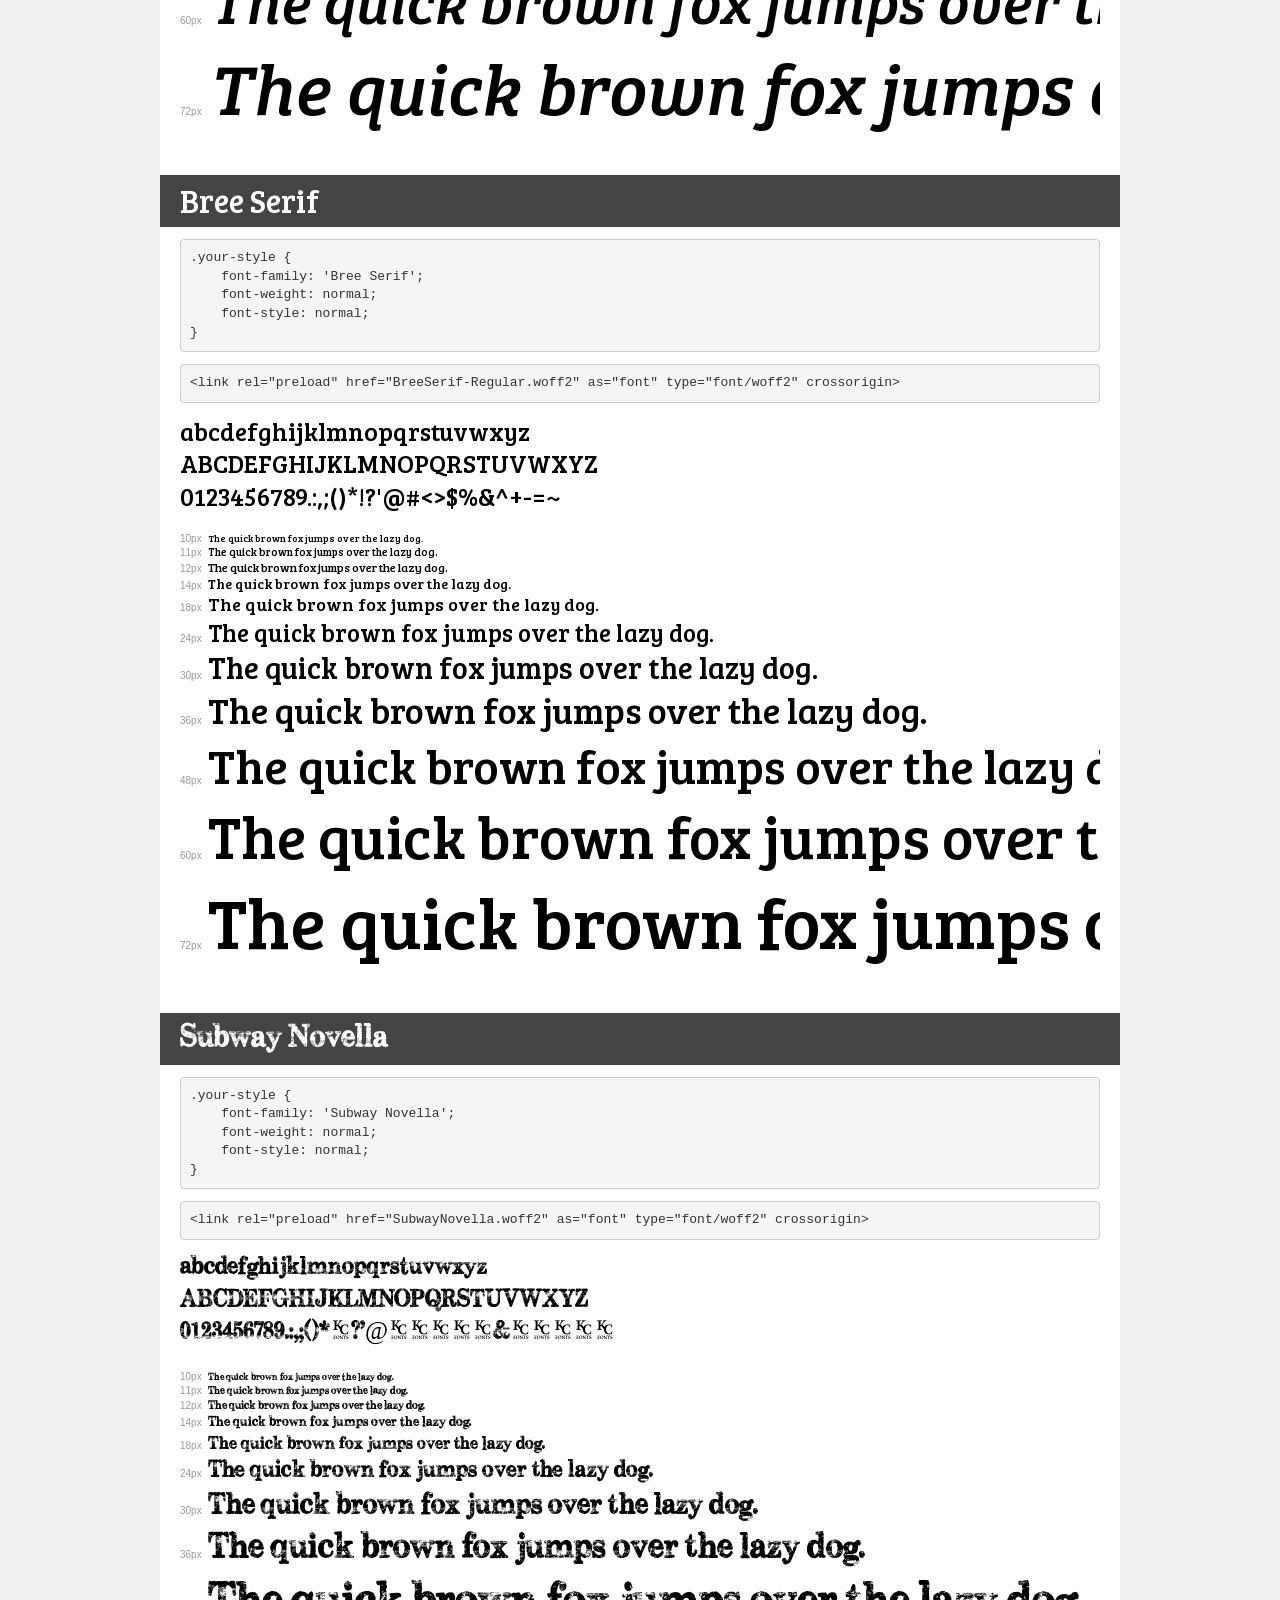
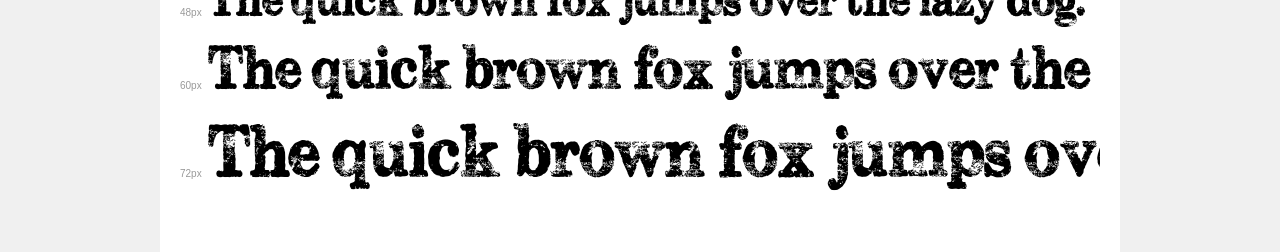
<file: fonts/demo.html>
<!DOCTYPE html>
<html lang="en">
<head>
    <meta charset="utf-8">
    <meta http-equiv="X-UA-Compatible" content="IE=edge">
    <meta name="viewport" content="width=device-width, initial-scale=1">
    <meta name="robots" content="noindex, noarchive">
    <meta name="format-detection" content="telephone=no">
    <title>Transfonter demo</title>
    <link href="stylesheet.css" rel="stylesheet">
    <style>
        /*
        http://meyerweb.com/eric/tools/css/reset/
        v2.0 | 20110126
        License: none (public domain)
        */
        html, body, div, span, applet, object, iframe,
        h1, h2, h3, h4, h5, h6, p, blockquote, pre,
        a, abbr, acronym, address, big, cite, code,
        del, dfn, em, img, ins, kbd, q, s, samp,
        small, strike, strong, sub, sup, tt, var,
        b, u, i, center,
        dl, dt, dd, ol, ul, li,
        fieldset, form, label, legend,
        table, caption, tbody, tfoot, thead, tr, th, td,
        article, aside, canvas, details, embed,
        figure, figcaption, footer, header, hgroup,
        menu, nav, output, ruby, section, summary,
        time, mark, audio, video {
            margin: 0;
            padding: 0;
            border: 0;
            font-size: 100%;
            font: inherit;
            vertical-align: baseline;
        }
        /* HTML5 display-role reset for older browsers */
        article, aside, details, figcaption, figure,
        footer, header, hgroup, menu, nav, section {
            display: block;
        }
        body {
            line-height: 1;
        }
        ol, ul {
            list-style: none;
        }
        blockquote, q {
            quotes: none;
        }
        blockquote:before, blockquote:after,
        q:before, q:after {
            content: '';
            content: none;
        }
        table {
            border-collapse: collapse;
            border-spacing: 0;
        }
        /* demo styles */
        body {
            background: #f0f0f0;
            color: #000;
        }
        .page {
            background: #fff;
            width: 920px;
            margin: 0 auto;
            padding: 20px 20px 0 20px;
            overflow: hidden;
        }
        .font-container {
            overflow-x: auto;
            overflow-y: hidden;
            margin-bottom: 40px;
            line-height: 1.3;
            white-space: nowrap;
            padding-bottom: 5px;
        }
        h1 {
            position: relative;
            background: #444;
            font-size: 32px;
            color: #fff;
            padding: 10px 20px;
            margin: 0 -20px 12px -20px;
        }
        .letters {
            font-size: 25px;
            margin-bottom: 20px;
        }
        .s10:before {
            content: '10px';
        }
        .s11:before {
            content: '11px';
        }
        .s12:before {
            content: '12px';
        }
        .s14:before {
            content: '14px';
        }
        .s18:before {
            content: '18px';
        }
        .s24:before {
            content: '24px';
        }
        .s30:before {
            content: '30px';
        }
        .s36:before {
            content: '36px';
        }
        .s48:before {
            content: '48px';
        }
        .s60:before {
            content: '60px';
        }
        .s72:before {
            content: '72px';
        }
        .s10:before, .s11:before, .s12:before, .s14:before,
        .s18:before, .s24:before, .s30:before, .s36:before,
        .s48:before, .s60:before, .s72:before {
            font-family: Arial, sans-serif;
            font-size: 10px;
            font-weight: normal;
            font-style: normal;
            color: #999;
            padding-right: 6px;
        }
        pre {
            display: block;
            padding: 9px;
            margin: 0 0 12px;
            font-family: Monaco, Menlo, Consolas, "Courier New", monospace;
            font-size: 13px;
            line-height: 1.428571429;
            color: #333;
            font-weight: normal;
            font-style: normal;
            background-color: #f5f5f5;
            border: 1px solid #ccc;
            overflow-x: auto;
            border-radius: 4px;
        }
        /* responsive */
        @media (max-width: 959px) {
            .page {
                width: auto;
                margin: 0;
            }
        }
    </style>
</head>
<body>
<div class="page">
    <div class="demo">
        <h1 style="font-family: 'BoomBox'; font-weight: normal; font-style: normal;">BoomBox</h1>
        <pre title="Usage">.your-style {
    font-family: 'BoomBox';
    font-weight: normal;
    font-style: normal;
}</pre>
        <pre title="Preload (optional)">
&lt;link rel=&quot;preload&quot; href=&quot;BoomBox.woff2&quot; as=&quot;font&quot; type=&quot;font/woff2&quot; crossorigin&gt;</pre>
        <div class="font-container" style="font-family: 'BoomBox'; font-weight: normal; font-style: normal;">
            <p class="letters">
                abcdefghijklmnopqrstuvwxyz<br>
ABCDEFGHIJKLMNOPQRSTUVWXYZ<br>
                0123456789.:,;()*!?'@#&lt;&gt;$%&^+-=~
            </p>
            <p class="s10" style="font-size: 10px;">The quick brown fox jumps over the lazy dog.</p>
            <p class="s11" style="font-size: 11px;">The quick brown fox jumps over the lazy dog.</p>
            <p class="s12" style="font-size: 12px;">The quick brown fox jumps over the lazy dog.</p>
            <p class="s14" style="font-size: 14px;">The quick brown fox jumps over the lazy dog.</p>
            <p class="s18" style="font-size: 18px;">The quick brown fox jumps over the lazy dog.</p>
            <p class="s24" style="font-size: 24px;">The quick brown fox jumps over the lazy dog.</p>
            <p class="s30" style="font-size: 30px;">The quick brown fox jumps over the lazy dog.</p>
            <p class="s36" style="font-size: 36px;">The quick brown fox jumps over the lazy dog.</p>
            <p class="s48" style="font-size: 48px;">The quick brown fox jumps over the lazy dog.</p>
            <p class="s60" style="font-size: 60px;">The quick brown fox jumps over the lazy dog.</p>
            <p class="s72" style="font-size: 72px;">The quick brown fox jumps over the lazy dog.</p>
        </div>
    </div>

    <div class="demo">
        <h1 style="font-family: 'Bree Serif'; font-weight: bold; font-style: italic;">Bree Serif Bold Italic</h1>
        <pre title="Usage">.your-style {
    font-family: 'Bree Serif';
    font-weight: bold;
    font-style: italic;
}</pre>
        <pre title="Preload (optional)">
&lt;link rel=&quot;preload&quot; href=&quot;BreeSerif-BoldItalic.woff2&quot; as=&quot;font&quot; type=&quot;font/woff2&quot; crossorigin&gt;</pre>
        <div class="font-container" style="font-family: 'Bree Serif'; font-weight: bold; font-style: italic;">
            <p class="letters">
                abcdefghijklmnopqrstuvwxyz<br>
ABCDEFGHIJKLMNOPQRSTUVWXYZ<br>
                0123456789.:,;()*!?'@#&lt;&gt;$%&^+-=~
            </p>
            <p class="s10" style="font-size: 10px;">The quick brown fox jumps over the lazy dog.</p>
            <p class="s11" style="font-size: 11px;">The quick brown fox jumps over the lazy dog.</p>
            <p class="s12" style="font-size: 12px;">The quick brown fox jumps over the lazy dog.</p>
            <p class="s14" style="font-size: 14px;">The quick brown fox jumps over the lazy dog.</p>
            <p class="s18" style="font-size: 18px;">The quick brown fox jumps over the lazy dog.</p>
            <p class="s24" style="font-size: 24px;">The quick brown fox jumps over the lazy dog.</p>
            <p class="s30" style="font-size: 30px;">The quick brown fox jumps over the lazy dog.</p>
            <p class="s36" style="font-size: 36px;">The quick brown fox jumps over the lazy dog.</p>
            <p class="s48" style="font-size: 48px;">The quick brown fox jumps over the lazy dog.</p>
            <p class="s60" style="font-size: 60px;">The quick brown fox jumps over the lazy dog.</p>
            <p class="s72" style="font-size: 72px;">The quick brown fox jumps over the lazy dog.</p>
        </div>
    </div>

    <div class="demo">
        <h1 style="font-family: 'Bree Serif'; font-weight: bold; font-style: normal;">Bree Serif Bold</h1>
        <pre title="Usage">.your-style {
    font-family: 'Bree Serif';
    font-weight: bold;
    font-style: normal;
}</pre>
        <pre title="Preload (optional)">
&lt;link rel=&quot;preload&quot; href=&quot;BreeSerif-Bold.woff2&quot; as=&quot;font&quot; type=&quot;font/woff2&quot; crossorigin&gt;</pre>
        <div class="font-container" style="font-family: 'Bree Serif'; font-weight: bold; font-style: normal;">
            <p class="letters">
                abcdefghijklmnopqrstuvwxyz<br>
ABCDEFGHIJKLMNOPQRSTUVWXYZ<br>
                0123456789.:,;()*!?'@#&lt;&gt;$%&^+-=~
            </p>
            <p class="s10" style="font-size: 10px;">The quick brown fox jumps over the lazy dog.</p>
            <p class="s11" style="font-size: 11px;">The quick brown fox jumps over the lazy dog.</p>
            <p class="s12" style="font-size: 12px;">The quick brown fox jumps over the lazy dog.</p>
            <p class="s14" style="font-size: 14px;">The quick brown fox jumps over the lazy dog.</p>
            <p class="s18" style="font-size: 18px;">The quick brown fox jumps over the lazy dog.</p>
            <p class="s24" style="font-size: 24px;">The quick brown fox jumps over the lazy dog.</p>
            <p class="s30" style="font-size: 30px;">The quick brown fox jumps over the lazy dog.</p>
            <p class="s36" style="font-size: 36px;">The quick brown fox jumps over the lazy dog.</p>
            <p class="s48" style="font-size: 48px;">The quick brown fox jumps over the lazy dog.</p>
            <p class="s60" style="font-size: 60px;">The quick brown fox jumps over the lazy dog.</p>
            <p class="s72" style="font-size: 72px;">The quick brown fox jumps over the lazy dog.</p>
        </div>
    </div>

    <div class="demo">
        <h1 style="font-family: 'Bree Serif'; font-weight: normal; font-style: italic;">Bree Serif Italic</h1>
        <pre title="Usage">.your-style {
    font-family: 'Bree Serif';
    font-weight: normal;
    font-style: italic;
}</pre>
        <pre title="Preload (optional)">
&lt;link rel=&quot;preload&quot; href=&quot;BreeSerif-Italic.woff2&quot; as=&quot;font&quot; type=&quot;font/woff2&quot; crossorigin&gt;</pre>
        <div class="font-container" style="font-family: 'Bree Serif'; font-weight: normal; font-style: italic;">
            <p class="letters">
                abcdefghijklmnopqrstuvwxyz<br>
ABCDEFGHIJKLMNOPQRSTUVWXYZ<br>
                0123456789.:,;()*!?'@#&lt;&gt;$%&^+-=~
            </p>
            <p class="s10" style="font-size: 10px;">The quick brown fox jumps over the lazy dog.</p>
            <p class="s11" style="font-size: 11px;">The quick brown fox jumps over the lazy dog.</p>
            <p class="s12" style="font-size: 12px;">The quick brown fox jumps over the lazy dog.</p>
            <p class="s14" style="font-size: 14px;">The quick brown fox jumps over the lazy dog.</p>
            <p class="s18" style="font-size: 18px;">The quick brown fox jumps over the lazy dog.</p>
            <p class="s24" style="font-size: 24px;">The quick brown fox jumps over the lazy dog.</p>
            <p class="s30" style="font-size: 30px;">The quick brown fox jumps over the lazy dog.</p>
            <p class="s36" style="font-size: 36px;">The quick brown fox jumps over the lazy dog.</p>
            <p class="s48" style="font-size: 48px;">The quick brown fox jumps over the lazy dog.</p>
            <p class="s60" style="font-size: 60px;">The quick brown fox jumps over the lazy dog.</p>
            <p class="s72" style="font-size: 72px;">The quick brown fox jumps over the lazy dog.</p>
        </div>
    </div>

    <div class="demo">
        <h1 style="font-family: 'Bree Serif'; font-weight: normal; font-style: normal;">Bree Serif</h1>
        <pre title="Usage">.your-style {
    font-family: 'Bree Serif';
    font-weight: normal;
    font-style: normal;
}</pre>
        <pre title="Preload (optional)">
&lt;link rel=&quot;preload&quot; href=&quot;BreeSerif-Regular.woff2&quot; as=&quot;font&quot; type=&quot;font/woff2&quot; crossorigin&gt;</pre>
        <div class="font-container" style="font-family: 'Bree Serif'; font-weight: normal; font-style: normal;">
            <p class="letters">
                abcdefghijklmnopqrstuvwxyz<br>
ABCDEFGHIJKLMNOPQRSTUVWXYZ<br>
                0123456789.:,;()*!?'@#&lt;&gt;$%&^+-=~
            </p>
            <p class="s10" style="font-size: 10px;">The quick brown fox jumps over the lazy dog.</p>
            <p class="s11" style="font-size: 11px;">The quick brown fox jumps over the lazy dog.</p>
            <p class="s12" style="font-size: 12px;">The quick brown fox jumps over the lazy dog.</p>
            <p class="s14" style="font-size: 14px;">The quick brown fox jumps over the lazy dog.</p>
            <p class="s18" style="font-size: 18px;">The quick brown fox jumps over the lazy dog.</p>
            <p class="s24" style="font-size: 24px;">The quick brown fox jumps over the lazy dog.</p>
            <p class="s30" style="font-size: 30px;">The quick brown fox jumps over the lazy dog.</p>
            <p class="s36" style="font-size: 36px;">The quick brown fox jumps over the lazy dog.</p>
            <p class="s48" style="font-size: 48px;">The quick brown fox jumps over the lazy dog.</p>
            <p class="s60" style="font-size: 60px;">The quick brown fox jumps over the lazy dog.</p>
            <p class="s72" style="font-size: 72px;">The quick brown fox jumps over the lazy dog.</p>
        </div>
    </div>

    <div class="demo">
        <h1 style="font-family: 'Subway Novella'; font-weight: normal; font-style: normal;">Subway Novella</h1>
        <pre title="Usage">.your-style {
    font-family: 'Subway Novella';
    font-weight: normal;
    font-style: normal;
}</pre>
        <pre title="Preload (optional)">
&lt;link rel=&quot;preload&quot; href=&quot;SubwayNovella.woff2&quot; as=&quot;font&quot; type=&quot;font/woff2&quot; crossorigin&gt;</pre>
        <div class="font-container" style="font-family: 'Subway Novella'; font-weight: normal; font-style: normal;">
            <p class="letters">
                abcdefghijklmnopqrstuvwxyz<br>
ABCDEFGHIJKLMNOPQRSTUVWXYZ<br>
                0123456789.:,;()*!?'@#&lt;&gt;$%&^+-=~
            </p>
            <p class="s10" style="font-size: 10px;">The quick brown fox jumps over the lazy dog.</p>
            <p class="s11" style="font-size: 11px;">The quick brown fox jumps over the lazy dog.</p>
            <p class="s12" style="font-size: 12px;">The quick brown fox jumps over the lazy dog.</p>
            <p class="s14" style="font-size: 14px;">The quick brown fox jumps over the lazy dog.</p>
            <p class="s18" style="font-size: 18px;">The quick brown fox jumps over the lazy dog.</p>
            <p class="s24" style="font-size: 24px;">The quick brown fox jumps over the lazy dog.</p>
            <p class="s30" style="font-size: 30px;">The quick brown fox jumps over the lazy dog.</p>
            <p class="s36" style="font-size: 36px;">The quick brown fox jumps over the lazy dog.</p>
            <p class="s48" style="font-size: 48px;">The quick brown fox jumps over the lazy dog.</p>
            <p class="s60" style="font-size: 60px;">The quick brown fox jumps over the lazy dog.</p>
            <p class="s72" style="font-size: 72px;">The quick brown fox jumps over the lazy dog.</p>
        </div>
    </div>

</div>
</body>
</html>
</file>
<file: css/privacy.css>
/* ==========================================================================
   FONT FACES
   ========================================================================== */
@font-face {
  font-family: 'BoomBox';
  src: url('../fonts/BoomBox.woff2') format('woff2'),
       url('../fonts/BoomBox.woff') format('woff');
  font-weight: normal;
  font-style: normal;
  font-display: swap;
}

@font-face {
  font-family: 'Bree Serif';
  src: url('../fonts/BreeSerif-Regular.woff2') format('woff2'),
       url('../fonts/BreeSerif-Regular.woff') format('woff');
  font-weight: normal;
  font-style: normal;
  font-display: swap;
}

@font-face {
  font-family: 'Bree Serif';
  src: url('../fonts/BreeSerif-Bold.woff2') format('woff2'),
       url('../fonts/BreeSerif-Bold.woff') format('woff');
  font-weight: bold;
  font-style: normal;
  font-display: swap;
}

@font-face {
  font-family: 'Michroma';
  font-style: normal;
  font-weight: 400;
  font-display: swap;
  src: url('../fonts/michroma.woff2') format('woff2');
}

@font-face {
  font-family: 'Roboto';
  font-style: normal;
  font-weight: 100 900;
  font-stretch: 100%;
  font-display: swap;
  src: url('../fonts/roboto.woff2') format('woff2');
}

@font-face {
  font-family: 'Roboto';
  font-style: italic;
  font-weight: 100 900;
  font-stretch: 100%;
  font-display: swap;
  src: url('../fonts/roboto-italic.woff2') format('woff2');
}

/* ============================================================
   TOKENS
   ============================================================ */
:root{
  --white:#ffffff;
  --gray:#f4f4f5;
  --gray-50:#fafafa;
  --gray-100:#e8e8ea;
  --gray-500:#6b7280;
  --ink:#202020;
  --ink-2:#0e0e0e;
  --ink-3:#1a1a1a;
  --red:#f41a1a;
  --line:#e5e7eb;
  --max:1200px;
  --nav-h:76px;

  --title:'Bree Serif', Georgia, 'Times New Roman', serif;
  --subtitle:'Michroma', 'Arial Narrow', Arial, sans-serif;
  --body:'Roboto', system-ui, -apple-system, 'Segoe UI', Arial, sans-serif;
  --logo: "BoomBox", sans-serif;

  --ease:cubic-bezier(.22,.61,.36,1);
  --ease-out:cubic-bezier(.16,1,.3,1);
}

/* ============================================================
   RESET
   ============================================================ */
*,*::before,*::after{
  box-sizing:border-box;
}

html{
  scroll-behavior:smooth;
  scroll-padding-top:calc(var(--nav-h) + 28px);
  -webkit-text-size-adjust:100%;
}

body{
  margin:0;
  background:var(--white);
  color:var(--ink);
  font-family:var(--body);
  font-size:1rem;
  line-height:1.7;
}

img,svg{
  display:block;
  max-width:100%;
}

a{
  color:inherit;
  text-decoration:none;
}

button{
  font:inherit;
  color:inherit;
  background:none;
  border:0;
  cursor:pointer;
}

h1,h2,h3,h4,p,ul,ol,figure,dl,dd{
  margin:0;
}

ul,ol{
  padding:0;
  list-style:none;
}

:focus-visible{
  outline:3px solid var(--ink);
  outline-offset:3px;
  border-radius:2px;
}

::selection{
  background:var(--ink);
  color:var(--white);
}

.skip-link{
  position:fixed;
  left:1rem;
  top:-100px;
  z-index:9999;
  background:var(--ink);
  color:var(--white);
  padding:.8rem 1.1rem;
  font-weight:700;
  font-size:.85rem;
  transition:top .2s;
}

.skip-link:focus{
  top:1rem;
}

/* ============================================================
   SCROLL PROGRESS
   ============================================================ */
.scroll-progress{
  position:fixed;
  top:0;
  left:0;
  right:0;
  height:3px;
  z-index:1000;
  pointer-events:none;
  background:transparent;
}

.scroll-progress__bar{
  height:100%;
  width:0%;
  background:var(--red);
  transition:width .08s linear;
}

/* ============================================================
   LAYOUT
   ============================================================ */
.wrap{
  width:min(calc(100% - 40px),var(--max));
  margin-inline:auto;
  position:relative;
  z-index:2;
}

/* ============================================================
   BACKGROUND DECOR
   ============================================================ */
.bg-deco{
  position:absolute;
  inset:0;
  pointer-events:none;
  z-index:0;
  overflow:hidden;
}

.bg-deco__grid{
  position:absolute;
  inset:0;
  background-image:linear-gradient(rgba(32,32,32,.035) 1px,transparent 1px),linear-gradient(90deg,rgba(32,32,32,.035) 1px,transparent 1px);
  background-size:72px 72px;
  mask-image:radial-gradient(ellipse at center,#000 30%,transparent 78%);
  -webkit-mask-image:radial-gradient(ellipse at center,#000 30%,transparent 78%);
}

.bg-deco__orb{
  position:absolute;
  border-radius:50%;
  filter:blur(80px);
  opacity:.06;
  background:radial-gradient(circle,rgba(32,32,32,.8),transparent 70%);
  will-change:transform;
}

/* ============================================================
   HEADER
   ============================================================ */
.site-header{
  position:sticky;
  top:0;
  z-index:200;
  height:var(--nav-h);
  background:rgba(255,255,255,.88);
  backdrop-filter:saturate(160%) blur(16px);
  -webkit-backdrop-filter:saturate(160%) blur(16px);
  border-bottom:1px solid var(--line);
  transition:background .3s,box-shadow .3s;
}

.site-header.is-scrolled{
  box-shadow:0 4px 24px rgba(32,32,32,.06);
}

.nav{
  height:100%;
  display:flex;
  align-items:center;
  justify-content:space-between;
  gap:1.5rem;
}

.brand{
  display:inline-flex;
  align-items:center;
  gap:.65rem;
  font-family:var(--subtitle);
  font-size:.72rem;
  letter-spacing:.14em;
  text-transform:uppercase;
  color:var(--ink);
}

.brand-mark{
  width:32px;
  height:32px;
  background:var(--ink);
  color:var(--white);
  display:grid;
  place-items:center;
  flex:none;
  font-family:var(--subtitle);
  font-size:.75rem;
  line-height:1;
  transition:transform .4s var(--ease-out);
}

.brand:hover .brand-mark{
  transform:rotate(-8deg) scale(1.06);
}

.nav-links{
  display:flex;
  align-items:center;
  gap:clamp(.7rem,1.6vw,1.5rem);
}

.nav-links a{
  position:relative;
  font-family:var(--subtitle);
  font-size:.62rem;
  letter-spacing:.14em;
  text-transform:uppercase;
  color:#5a5a5a;
  padding:.4rem 0;
  transition:color .2s;
}

.nav-links a::after{
  content:"";
  position:absolute;
  left:0;
  bottom:0;
  height:1.5px;
  width:0;
  background:var(--ink);
  transition:width .25s var(--ease);
}

.nav-links a:hover,.nav-links a.is-active{
  color:var(--ink);
}

.nav-links a:hover::after,.nav-links a.is-active::after{
  width:100%;
}

.nav-cta{
  background:var(--ink);
  color:var(--white)!important;
  padding:.72rem 1.05rem!important;
  font-size:.6rem!important;
  display:inline-flex;
  align-items:center;
  gap:.45rem;
  transition:background .2s,transform .2s;
}

.nav-cta::after{
  display:none!important;
}

.nav-cta:hover{
  background:#000;
  transform:translateY(-1px);
}

.menu-toggle{
  display:none;
  font-family:var(--subtitle);
  font-size:.62rem;
  letter-spacing:.14em;
  text-transform:uppercase;
  padding:.6rem .8rem;
  border:1px solid var(--line);
  color:var(--ink);
}

/* ============================================================
   TYPOGRAPHY
   ============================================================ */
.display{
  font-family:var(--title);
  font-weight:400;
  text-transform:none;
  line-height:1.12;
  letter-spacing:-.005em;
}

.eyebrow{
  display:inline-flex;
  align-items:center;
  gap:.65rem;
  font-family:var(--subtitle);
  font-size:.68rem;
  font-weight:400;
  letter-spacing:.12em;
  text-transform:uppercase;
  color:var(--gray-500);
}

.eyebrow::before{
  content:"";
  width:22px;
  height:2px;
  background:var(--ink);
  flex:none;
  transform-origin:left;
  animation:eyebrowGrow .8s var(--ease-out) both;
}

@keyframes eyebrowGrow{
  from{
    transform:scaleX(0);
  }
  to{
    transform:scaleX(1);
  }
}

.lead{
  font-family:var(--body);
  font-size:clamp(1rem,1.35vw,1.12rem);
  line-height:1.75;
  color:#3c3c3c;
  max-width:70ch;
}

/* ============================================================
   HERO
   ============================================================ */
.legal-hero{
  position:relative;
  overflow:hidden;
  background:var(--white);
  padding:clamp(56px,7vw,92px) 0 clamp(48px,6vw,72px);
  isolation:isolate;
}

.legal-hero::before{
  content:"";
  position:absolute;
  inset:0;
  pointer-events:none;
  background:radial-gradient(60% 55% at 84% 30%,rgba(32,32,32,.045),transparent 62%),
             radial-gradient(45% 45% at 6% 88%,rgba(32,32,32,.028),transparent 60%),
             linear-gradient(to bottom,#fff 0%,#fbfbfb 100%);
  z-index:0;
}

.legal-hero .wrap{
  position:relative;
  z-index:1;
}

.legal-hero h1{
  font-size:clamp(2.1rem,4.6vw,3.6rem);
  margin:1.1rem 0 0;
  letter-spacing:-.015em;
}

.legal-hero h1 .accent{
  position:relative;
  display:inline-block;
}

.legal-hero h1 .accent::after{
  content:"";
  position:absolute;
  left:0;
  right:0;
  bottom:-.05em;
  height:3px;
  background:var(--red);
  opacity:.85;
  transform-origin:left;
  animation:underlineGrow 1.3s .4s var(--ease-out) both;
}

@keyframes underlineGrow{
  from{
    transform:scaleX(0);
  }
  to{
    transform:scaleX(1);
  }
}

.legal-hero .lead{
  margin-top:1.4rem;
}

.legal-meta{
  display: flex;
  flex-wrap: wrap;
  align-items: center;
  gap: .55rem 1.4rem;
  row-gap: .6rem;
  margin-top:2rem;
  padding-top:1.4rem;
  border-top:1px solid var(--line);
  font-family:var(--subtitle);
  font-size:.58rem;
  letter-spacing:.16em;
  text-transform:uppercase;
  color:var(--gray-500);
}

.legal-meta li{
  display: inline-flex;
  align-items: center;
  gap: .55rem;
  flex: 0 0 auto;
  white-space: nowrap;
  min-width: 0;
  overflow-wrap: normal;
  word-break: normal;
  max-width: none;
}

.legal-meta li::before{
  content: "";
  width: 5px;
  height: 5px;
  background: var(--red);
  border-radius: 50%;
  flex: none;
  margin-top: 0;
}

.legal-hero-actions{
  display:flex;
  flex-wrap:wrap;
  gap:.7rem;
  margin-top:1.9rem;
}

.button{
  position:relative;
  display:inline-flex;
  align-items:center;
  justify-content:center;
  gap:.6rem;
  min-height:48px;
  padding:.85rem 1.25rem;
  font-family:var(--subtitle);
  font-size:.64rem;
  letter-spacing:.12em;
  text-transform:uppercase;
  border:1px solid var(--ink);
  background:var(--ink);
  color:var(--white);
  transition:transform .25s var(--ease-out),background .25s,border-color .25s,color .25s,box-shadow .25s;
  overflow:hidden;
  will-change:transform;
}

.button::before{
  content:"";
  position:absolute;
  inset:0;
  background:linear-gradient(90deg,transparent,rgba(255,255,255,.14),transparent);
  transform:translateX(-100%);
  transition:transform .6s var(--ease-out);
  pointer-events:none;
}

.button:hover::before{
  transform:translateX(100%);
}

.button:hover{
  background:#000;
  box-shadow:0 14px 32px -14px rgba(32,32,32,.4);
}

.button .arrow{
  font-size:.85rem;
  transition:transform .2s;
  color:var(--red);
}

.button:hover .arrow{
  transform:translate(3px,-3px);
}

.button--ghost{
  background:transparent;
  color:var(--ink);
  border-color:var(--line);
}

.button--ghost:hover{
  background:var(--gray-50);
  border-color:var(--ink);
  color:var(--ink);
}

.button--ghost .arrow{
  color:var(--gray-500);
}

.button--ghost:hover .arrow{
  color:var(--red);
}

/* ============================================================
   LEGAL LAYOUT — TOC + BODY
   ============================================================ */
.legal-wrap{
  background:var(--white);
  padding:clamp(40px,5vw,64px) 0 clamp(64px,8vw,110px);
  position:relative;
}

.legal-layout{
  display:grid;
  grid-template-columns:minmax(230px,270px) minmax(0,1fr);
  gap:clamp(2rem,4vw,4rem);
  align-items:start;
}

/* TOC */
.legal-toc{
  position:sticky;
  top:calc(var(--nav-h) + 28px);
}

.legal-toc__head{
  display:flex;
  align-items:center;
  justify-content:space-between;
  gap:.75rem;
  padding-bottom:.85rem;
  border-bottom:1px solid var(--ink);
  margin-bottom:.9rem;
}

.legal-toc__title{
  font-family:var(--subtitle);
  font-size:.55rem;
  letter-spacing:.22em;
  text-transform:uppercase;
  color:var(--ink);
}

.legal-toc__count{
  font-family:var(--subtitle);
  font-size:.55rem;
  letter-spacing:.14em;
  color:var(--gray-500);
}

.legal-toc__list{
  display:flex;
  flex-direction:column;
  gap:.1rem;
}

.legal-toc__list a{
  display:grid;
  grid-template-columns:26px minmax(0,1fr);
  gap:.55rem;
  align-items:baseline;
  padding:.42rem .35rem .42rem 0;
  font-family:var(--body);
  font-size:.8rem;
  line-height:1.45;
  color:#4a4a4a;
  border-left:2px solid transparent;
  transition:color .25s,border-color .25s,padding-left .25s var(--ease-out);
}

.legal-toc__list a .n{
  font-family:var(--subtitle);
  font-size:.55rem;
  letter-spacing:.1em;
  color:var(--gray-500);
  transition:color .25s;
}

.legal-toc__list a:hover{
  color:var(--ink);
  padding-left:.35rem;
  border-left-color:var(--ink);
}

.legal-toc__list a:hover .n{
  color:var(--ink);
}

.legal-toc__list a.is-active{
  color:var(--ink);
  padding-left:.35rem;
  border-left-color:var(--red);
  font-weight:500;
}

.legal-toc__list a.is-active .n{
  color:var(--red);
}

/* BODY */
.legal-body{
  max-width:76ch;
  min-width:0;
}

/* Each section */
.legal-section{
  padding-top:clamp(1.9rem,3.4vw,2.6rem);
  padding-bottom:clamp(1.4rem,2.6vw,2rem);
  border-top:1px solid var(--line);
}

.legal-section:first-of-type{
  border-top:0;
  padding-top:0;
}

.legal-section__head{
  display:flex;
  align-items:baseline;
  gap:.9rem;
  margin-bottom:1.1rem;
}

.legal-section__num{
  font-family:var(--subtitle);
  font-size:.62rem;
  letter-spacing:.16em;
  color:var(--red);
  border:1px solid rgba(244,26,26,.3);
  padding:.32rem .5rem;
  line-height:1;
  flex:none;
}

.legal-section h2{
  font-family:var(--subtitle);
  font-weight:400;
  text-transform:none;
  font-size:clamp(1rem,2vw,1.5rem);
  line-height:1.2;
  letter-spacing:-.01em;
  color:var(--ink);
}

.legal-section h3{
  font-family:var(--subtitle);
  font-weight:400;
  text-transform:none;
  letter-spacing:.01em;
  font-size:.86rem;
  line-height:1.5;
  color:var(--ink);
  margin-top:1.6rem;
  margin-bottom:.55rem;
  padding-left:.8rem;
  border-left:2px solid var(--red);
}

.legal-section p{
  font-family:var(--body);
  font-size:.94rem;
  line-height:1.8;
  color:#3c3c3c;
  max-width:74ch;
}

.legal-section p + p{
  margin-top:.9rem;
}

.legal-section p strong{
  color:var(--ink);
  font-weight:700;
}

.legal-section p em{
  font-style:italic;
  color:#3c3c3c;
}

/* Lists */
.legal-list{
  margin-top:.9rem;
  display:grid;
  gap:.5rem;
}

.legal-list li{
  position:relative;
  padding-left:1.35rem;
  font-family:var(--body);
  font-size:.92rem;
  line-height:1.72;
  color:#3c3c3c;
}

.legal-list li::before{
  content:"";
  position:absolute;
  left:0;
  top:.68em;
  width:6px;
  height:6px;
  background:var(--ink);
  transform:rotate(45deg);
}

.legal-list--num{
  counter-reset:legalcount;
  margin-top:.9rem;
  display:grid;
  gap:.55rem;
}

.legal-list--num li{
  position:relative;
  padding-left:2.1rem;
  font-family:var(--body);
  font-size:.92rem;
  line-height:1.72;
  color:#3c3c3c;
  counter-increment:legalcount;
}

.legal-list--num li::before{
  content:counter(legalcount,decimal-leading-zero);
  position:absolute;
  left:0;
  top:.15em;
  font-family:var(--subtitle);
  font-size:.56rem;
  letter-spacing:.1em;
  color:var(--red);
}

/* Division blocks — Section 06 */
.legal-divisions{
  display:grid;
  gap:1px;
  background:var(--line);
  border:1px solid var(--line);
  margin-top:1.2rem;
}

.legal-division{
  background:var(--white);
  padding:1.15rem 1.25rem;
  transition:background .3s;
}

.legal-division:hover{
  background:var(--gray-50);
}

.legal-division h4{
  font-family:var(--subtitle);
  font-weight:400;
  text-transform:uppercase;
  letter-spacing:.14em;
  font-size:.58rem;
  color:var(--red);
  margin-bottom:.55rem;
}

.legal-division p{
  font-family:var(--body);
  font-size:.86rem;
  line-height:1.72;
  color:#4a4a4a;
  max-width:none;
}

/* Callout / note */
.legal-note{
  margin-top:1.3rem;
  padding:1.1rem 1.25rem;
  background:var(--gray-50);
  border-left:3px solid var(--red);
  font-family:var(--body);
  font-size:.9rem;
  line-height:1.75;
  color:#3c3c3c;
}

.legal-note strong{
  color:var(--ink);
}

.legal-note--dark{
  background:var(--ink);
  color:rgba(255,255,255,.82);
  border-left-color:var(--red);
}

.legal-note--dark strong{
  color:var(--white);
}

/* Contact card */
.legal-contact{
  margin-top:1.4rem;
  border:1px solid var(--ink);
  background:var(--white);
  overflow:hidden;
}

.legal-contact__head{
  padding:.8rem 1.25rem;
  border-bottom:1px solid var(--line);
  background:var(--gray-50);
  font-family:var(--subtitle);
  font-size:.56rem;
  letter-spacing:.2em;
  text-transform:uppercase;
  color:var(--gray-500);
  display:flex;
  align-items:center;
  gap:.6rem;
}

.legal-contact__head::before{
  content:"";
  width:7px;
  height:7px;
  border-radius:50%;
  background:var(--red);
  box-shadow:0 0 0 3px rgba(244,26,26,.12);
  flex:none;
}

.legal-contact dl{
  display:grid;
}

.legal-contact dl > div{
  display:grid;
  grid-template-columns:minmax(150px,.42fr) minmax(0,1fr);
  gap:1rem;
  padding:.8rem 1.25rem;
  border-bottom:1px solid var(--line);
  align-items:baseline;
}

.legal-contact dl > div:last-child{
  border-bottom:0;
}

.legal-contact dt{
  font-family:var(--subtitle);
  font-size:.54rem;
  letter-spacing:.16em;
  text-transform:uppercase;
  color:var(--gray-500);
  font-weight:400;
}

.legal-contact dd{
  margin:0;
  font-family:var(--body);
  font-size:.88rem;
  color:var(--ink);
  font-weight:500;
  word-break:break-word;
}

.legal-contact dd a{
  border-bottom:1px solid rgba(32,32,32,.2);
  transition:border-color .25s,color .25s;
}

.legal-contact dd a:hover{
  border-color:var(--red);
  color:var(--red);
}

/* Closing signature block */
.legal-signoff{
  margin-top:clamp(2.5rem,5vw,3.5rem);
  padding:clamp(1.5rem,3vw,2.2rem);
  background:var(--ink);
  color:rgba(255,255,255,.75);
  position:relative;
  overflow:hidden;
}

.legal-signoff::before{
  content:"";
  position:absolute;
  right:-90px;
  top:-90px;
  width:280px;
  height:280px;
  border-radius:50%;
  background:radial-gradient(circle,rgba(244,26,26,.14),transparent 70%);
  pointer-events:none;
}

.legal-signoff__brand{
  font-family:var(--subtitle);
  font-size:.78rem;
  letter-spacing:.18em;
  text-transform:uppercase;
  color:var(--white);
  position:relative;
}

.legal-signoff__line{
  font-family:var(--body);
  font-size:.86rem;
  line-height:1.8;
  position:relative;
  margin-top:.65rem;
  max-width:64ch;
}

.legal-signoff__strap{
  margin-top:1.3rem;
  padding-top:1.1rem;
  border-top:1px solid rgba(255,255,255,.12);
  font-family:var(--subtitle);
  font-size:.55rem;
  letter-spacing:.2em;
  text-transform:uppercase;
  color:rgba(255,255,255,.55);
  position:relative;
  line-height:1.9;
}

.legal-signoff__strap span{
  display:block;
}

.legal-signoff__strap span + span{
  margin-top:.35rem;
}

/* ============================================================
   BACK TO TOP
   ============================================================ */
.to-top{
  position:fixed;
  right:20px;
  bottom:20px;
  z-index:150;
  width:46px;
  height:46px;
  display:grid;
  place-items:center;
  background:var(--ink);
  color:var(--white);
  border:1px solid var(--ink);
  font-family:var(--body);
  font-size:1rem;
  line-height:1;
  opacity:0;
  visibility:hidden;
  transform:translateY(10px);
  transition:opacity .3s var(--ease-out),transform .3s var(--ease-out),visibility .3s,background .25s;
  box-shadow:0 14px 28px -14px rgba(32,32,32,.5);
}

.to-top:hover{
  background:#000;
  transform:translateY(-2px);
}

.to-top.is-visible{
  opacity:1;
  visibility:visible;
  transform:translateY(0);
}

/* ============================================================
   FOOTER
   ============================================================ */
.footer{
  background:var(--ink-2);
  color:var(--white);
  padding:clamp(3rem,6vw,4.5rem) 0 2.5rem;
  position:relative;
  overflow:hidden;
}

.footer::before{
  content:"";
  position:absolute;
  inset:0;
  background:radial-gradient(60% 80% at 80% 100%,rgba(255,255,255,.04),transparent 60%);
  pointer-events:none;
}

.footer-top{
  display:flex;
  justify-content:space-between;
  gap:2.5rem;
  flex-wrap:wrap;
  padding-bottom:2.5rem;
  border-bottom:1px solid rgba(255,255,255,.12);
  position:relative;
}

.footer-brand{
  font-family:var(--subtitle);
  font-size:clamp(.85rem,1.6vw,1.1rem);
  letter-spacing:.14em;
  text-transform:uppercase;
  display:inline-block;
  transition:transform .4s var(--ease-out);
  color:var(--white);
}
.footer-brand>img {
  max-width: 10rem;
}

.footer-brand:hover{
  transform:translateY(-2px);
}

.footer-tagline{
  font-family:var(--body);
  font-size:.88rem;
  color:rgba(255,255,255,.62);
  max-width:44ch;
  margin-top:.9rem;
  line-height:1.7;
}

.footer-links{
  display:flex;
  flex-wrap:wrap;
  gap:.7rem 1.6rem;
  font-family:var(--subtitle);
  font-size:.6rem;
  letter-spacing:.14em;
  text-transform:uppercase;
}

.footer-links a{
  color:rgba(255,255,255,.72);
  position:relative;
  transition:color .2s;
  padding-bottom:3px;
}

.footer-links a::after{
  content:"";
  position:absolute;
  left:0;
  bottom:0;
  height:1px;
  width:0;
  background:var(--white);
  transition:width .25s;
}

.footer-links a:hover{
  color:var(--white);
}

.footer-links a:hover::after{
  width:100%;
}

.footer-bottom{
  display:flex;
  justify-content:space-between;
  gap:1rem;
  flex-wrap:wrap;
  padding-top:1.75rem;
  font-family:var(--subtitle);
  font-size:.55rem;
  letter-spacing:.16em;
  text-transform:uppercase;
  color:rgba(255,255,255,.55);
  position:relative;
}

.footer-bottom a:hover{
  color:var(--white);
}

/* ============================================================
   RESPONSIVE
   ============================================================ */
@media (max-width:1024px){
  .legal-layout{
    display:block;
  }
  .legal-toc{
    display:none !important; /* Hide TOC on mobile */
  }
  .legal-body{
    max-width:none;
    width:100%;
  }
  .legal-signoff{
    width:100%;
    max-width:none;
    box-sizing:border-box;
    margin-top:2rem;
  }
  .legal-wrap .wrap{
    width:min(calc(100% - 40px),var(--max));
    margin-inline:auto;
  }

  /* Mobile Accordion Styles */
  .legal-section{
    display:block;
    border-top:1px solid var(--line);
    border-bottom:0;
    padding:0;
    margin-bottom:0;
    position:relative;
  }

  .legal-section__head{
    display:flex;
    align-items:center;
    justify-content:space-between;
    width:100%;
    padding:1.1rem 0;
    margin:0;
    cursor:pointer;
    user-select:none;
    transition:background .2s;
    border-bottom:1px solid var(--line);
  }
  
  .legal-section__head:hover{
    background:var(--gray-50);
  }

  .legal-section__num{
    margin-right:1rem;
  }

  .legal-section h2{
    flex:1;
    margin:0;
    font-size:clamp(1.1rem,4vw,1.25rem);
    line-height:1.25;
    text-align:left;
  }

  .legal-section__head::after{
    content:"+";
    font-family:var(--subtitle);
    font-size:1.2rem;
    line-height:1;
    color:var(--ink);
    margin-left:1rem;
    flex:none;
    transition:transform .25s var(--ease-out);
  }

  .legal-section[data-open="true"] .legal-section__head::after{
    content:"−";
    transform:rotate(180deg);
  }

  .legal-section__content{
    display:none;
    padding-bottom:1.5rem;
  }

  .legal-section[data-open="true"] .legal-section__content{
    display:block;
  }

  .legal-section__content > *{
    margin-left:2.2rem;
  }

  .legal-section__content .legal-list,
  .legal-section__content .legal-list--num,
  .legal-section__content .legal-divisions,
  .legal-section__content .legal-note,
  .legal-section__content .legal-contact {
    margin-left:2.2rem;
    margin-right:0;
  }
  .legal-section__content .legal-divisions {
    margin-right:1rem;
  }

  @media (max-width:480px){
    .legal-section__content > *,
    .legal-section__content .legal-list,
    .legal-section__content .legal-list--num,
    .legal-section__content .legal-divisions,
    .legal-section__content .legal-note,
    .legal-section__content .legal-contact {
      margin-left:0;
      margin-right:0;
    }
  }

  /* Legal Meta Grid */
  .legal-meta{
    display:grid;
    grid-template-columns:repeat(auto-fit, minmax(320px, 1fr));
    gap:.75rem 1.5rem;
    align-items:center;
  }
  .legal-meta li{
    flex:initial;
  }
}

@media (max-width:900px){
  .nav-links{
    display:none;
  }
  .menu-toggle{
    display:inline-block;
  }
  .nav-links.is-open{
    display:flex;
    flex-direction:column;
    align-items:stretch;
    gap:0;
    position:fixed;
    inset:var(--nav-h) 0 0;
    background:var(--white);
    padding:1rem 20px 2rem;
    overflow-y:auto;
    border-top:1px solid var(--line);
    z-index:199;
  }
  .nav-links.is-open a{
    padding:1.15rem 0;
    border-bottom:1px solid var(--line);
    font-size:.72rem;
  }
  .nav-links.is-open .nav-cta{
    margin-top:1.25rem;
    justify-content:center;
  }
}

@media (max-width:640px){
  .legal-hero h1{
    font-size:clamp(1.8rem,7.6vw,2.5rem);
  }
  .legal-hero-actions .button{
    width:100%;
  }
  .legal-section__head{
    gap:.7rem;
  }
  .legal-section h2{
    font-size:clamp(1.2rem,5.4vw,1.5rem);
  }
  .legal-section p,.legal-list li,.legal-list--num li{
    font-size:.9rem;
  }
  .legal-division{
    padding:1rem;
  }
  .legal-contact dl > div{
    grid-template-columns:1fr;
    gap:.25rem;
  }
  .legal-contact dt{
    padding-top:0;
  }
  .legal-note{
    padding:.95rem 1rem;
  }
  .to-top{
    right:14px;
    bottom:14px;
    width:42px;
    height:42px;
  }

  .legal-meta{
    grid-template-columns:1fr;
    gap:.6rem;
    font-size:.56rem;
    letter-spacing:.14em;
  }
}

@media (prefers-reduced-motion:reduce){
  html{
    scroll-behavior:auto;
  }
  *,*::before,*::after{
    animation-duration:.01ms!important;
    animation-iteration-count:1!important;
    transition-duration:.01ms!important;
  }
  .legal-hero h1 .accent::after{
    animation:none;
    transform:scaleX(1);
  }
}

/* ============================================================
   PRINT
   ============================================================ */
@media print{
  :root{
    --nav-h:0px;
  }
  body{
    background:#fff;
    color:#000;
    font-size:10.5pt;
  }
  .site-header,.scroll-progress,.legal-toc,.to-top,.legal-hero-actions,.footer,.bg-deco,.skip-link{
    display:none!important;
  }
  .legal-hero{
    padding:0 0 18pt;
    border-bottom:1pt solid #999;
  }
  .legal-hero h1{
    font-size:22pt;
  }
  .legal-hero h1 .accent::after{
    display:none;
  }
  .legal-wrap{
    padding:0;
  }
  .legal-layout{
    display:block;
  }
  .legal-body{
    max-width:none;
  }
  .legal-section{
    border-top:0;
    page-break-inside:auto;
    padding:14pt 0 0;
  }
  .legal-section h2{
    font-size:13pt;
    page-break-after:avoid;
  }
  .legal-section h3{
    font-size:10pt;
    page-break-after:avoid;
  }
  .legal-section p,.legal-list li,.legal-list--num li{
    font-size:9.6pt;
    line-height:1.55;
    color:#000;
  }
  .legal-section__num{
    color:#000;
    border-color:#000;
  }
  .legal-division{
    background:#fff;
    border:1pt solid #ccc;
  }
  .legal-note{
    background:#f4f4f4;
    border-left:2pt solid #000;
  }
  .legal-contact{
    border:1pt solid #000;
  }
  .legal-signoff{
    background:#f4f4f4;
    color:#000;
    border:1pt solid #000;
  }
  .legal-signoff__brand{
    color:#000;
  }
  .legal-signoff__strap{
    color:#333;
    border-top-color:#ccc;
  }
  a{
    color:#000;
    text-decoration:none;
  }
}

.back-home{
  display:inline-flex;
  align-items:center;
  white-space:nowrap;
  text-decoration:none;
  font-size:.95rem;
  padding:.5rem .75rem;
  margin-left:auto;
}

.brand-name{
  display:inline-flex;
  align-items:flex-start;
  font-family:var(--logo);
  font-weight:bold;
  font-size:.9rem;
}

.brand>.brand-name>img{
  max-width:10rem;
}

.brand-name span{
  color:var(--red);
}

/* ============================================================
   EXTRA HARDENING (from original file)
   ============================================================ */
.brand{
  min-width:0;
  max-width:60%;
}

.brand-name{
  align-items:center;
  min-width:0;
  overflow:hidden;
  text-overflow:ellipsis;
  white-space:nowrap;
}

.legal-meta{
  gap:.5rem 1.1rem;
  row-gap:.55rem;
}

.legal-meta li{
  min-width:0;
  flex-wrap:wrap;
}

.legal-section__head{
  flex-wrap:wrap;
  row-gap:.5rem;
}

@media (max-width:480px){
  .legal-section__head{
    gap:.55rem;
  }
  .legal-section__num{
    font-size:.58rem;
    padding:.28rem .45rem;
  }
  .legal-section h2{
    font-size:clamp(0.9rem,3.2vw,1.45rem);
  }
  .legal-section h3{
    font-size:.82rem;
    padding-left:.6rem;
  }
  .legal-contact dl > div{
    padding:.65rem .9rem;
    gap:.2rem;
  }
  .legal-contact__head{
    padding:.65rem .9rem;
    font-size:.52rem;
  }
  .legal-contact dt{
    font-size:.5rem;
  }
  .legal-contact dd{
    font-size:.84rem;
  }
  .legal-signoff{
    padding:1.25rem 1.1rem;
  }
  .legal-signoff__brand{
    font-size:.68rem;
  }
  .legal-signoff__line{
    font-size:.8rem;
    line-height:1.7;
  }
  .legal-signoff__strap{
    font-size:.52rem;
    letter-spacing:.16em;
  }
  .footer-top{
    gap:1.5rem;
  }
  .footer-links{
    gap:.5rem 1rem;
    font-size:.55rem;
  }
  .footer-tagline{
    font-size:.82rem;
  }
  .footer-bottom{
    flex-direction:column;
    align-items:flex-start;
    gap:.5rem;
  }
}

@media (min-width:641px) and (max-width:1024px){
  .legal-divisions{
    grid-template-columns:repeat(2, minmax(0, 1fr));
  }
}

@media (max-width:380px){
  .wrap{
    width:min(calc(100% - 24px), var(--max));
  }
  .brand-name > img{
    max-width:6rem;
  }
  .brand-name{
    font-size:.78rem;
  }
  .legal-hero{
    padding:40px 0 36px;
  }
  .legal-hero h1{
    font-size:1.65rem;
  }
  .legal-meta{
    gap:.4rem .85rem;
    font-size:.52rem;
    letter-spacing:.12em;
  }
  .legal-meta li::before{
    width:4px;
    height:4px;
  }
  .legal-section{
    padding-top:1.5rem;
    padding-bottom:1.1rem;
  }
  .legal-section p,
  .legal-list li,
  .legal-list--num li{
    font-size:.86rem;
    line-height:1.7;
  }
  .legal-list--num li{
    padding-left:1.75rem;
  }
  .legal-note{
    padding:.8rem .9rem;
    font-size:.84rem;
  }
  .legal-division{
    padding:.85rem .9rem;
  }
  .legal-division h4{
    font-size:.52rem;
    letter-spacing:.12em;
  }
  .legal-division p{
    font-size:.8rem;
  }
}

@media (min-width:1440px){
  .legal-body{
    max-width:78ch;
  }
}

@media (max-width:1024px){
  .nav{
    gap:.75rem;
  }
  .brand{
    max-width:none;
    flex:1 1 auto;
    min-width:0;
  }
  .back-home{
    flex:0 0 auto;
    margin-left:0;
    font-size:.85rem;
    padding:.45rem .55rem;
  }
}

@media (max-width:480px){
  .back-home{
    font-size:.78rem;
    padding:.4rem .45rem;
  }
}

@media (max-width:380px){
  .back-home{
    font-size:.72rem;
  }
}

.legal-meta li{
  flex:1 1 auto;
  max-width:100%;
  overflow-wrap:anywhere;
  word-break:break-word;
}

.legal-meta li::before{
  flex:none;
  margin-top:.45em;
}

@media (max-width:900px){
  .legal-hero-actions{
    flex-wrap:wrap;
  }
  .legal-hero-actions .button{
    flex:1 1 auto;
    min-width:180px;
  }
}

@media (max-width:640px){
  .legal-hero-actions{
    flex-direction:column;
  }
  .legal-hero-actions .button{
    flex:1 1 auto;
    min-width:0;
    width:100%;
  }
}

.legal-section p,
.legal-section li,
.legal-division p,
.legal-note,
.legal-signoff__line,
.legal-signoff__strap span{
  overflow-wrap:anywhere;
  word-break:break-word;
}

.legal-contact dd,
.legal-contact dd a{
  overflow-wrap:anywhere;
  word-break:break-word;
}

@media (max-width:380px){
  .legal-contact dl > div{
    grid-template-columns:1fr;
    gap:.2rem;
    padding:.6rem .75rem;
  }
}

@media (max-width:380px){
  .legal-signoff{
    padding:1.1rem .9rem;
  }
  .legal-signoff__line{
    font-size:.78rem;
  }
}

@supports (padding: env(safe-area-inset-bottom)){
  .to-top{
    bottom:calc(14px + env(safe-area-inset-bottom, 0px));
    right:calc(14px + env(safe-area-inset-right, 0px));
  }
}

@media (max-width:1024px){
  .wrap{
    overflow-x:clip;
  }
}

@media print{
  .back-home,
  .brand{
    display:none !important;
  }
}

@media (max-width: 1024px){
  .legal-section[data-open="false"] {
    padding-bottom: 0;
  }
  .legal-section[data-open="false"] .legal-section__head {
    border-bottom: 1px solid var(--line);
  }
}
</file>
<file: fonts/stylesheet.css>
@font-face {
    font-family: 'BoomBox';
    src: url('BoomBox.woff2') format('woff2'),
        url('BoomBox.woff') format('woff');
    font-weight: normal;
    font-style: normal;
    font-display: swap;
}

@font-face {
    font-family: 'Bree Serif';
    src: url('BreeSerif-BoldItalic.woff2') format('woff2'),
        url('BreeSerif-BoldItalic.woff') format('woff');
    font-weight: bold;
    font-style: italic;
    font-display: swap;
}

@font-face {
    font-family: 'Bree Serif';
    src: url('BreeSerif-Bold.woff2') format('woff2'),
        url('BreeSerif-Bold.woff') format('woff');
    font-weight: bold;
    font-style: normal;
    font-display: swap;
}

@font-face {
    font-family: 'Bree Serif';
    src: url('BreeSerif-Italic.woff2') format('woff2'),
        url('BreeSerif-Italic.woff') format('woff');
    font-weight: normal;
    font-style: italic;
    font-display: swap;
}

@font-face {
    font-family: 'Bree Serif';
    src: url('BreeSerif-Regular.woff2') format('woff2'),
        url('BreeSerif-Regular.woff') format('woff');
    font-weight: normal;
    font-style: normal;
    font-display: swap;
}

@font-face {
    font-family: 'Subway Novella';
    src: url('SubwayNovella.woff2') format('woff2'),
        url('SubwayNovella.woff') format('woff');
    font-weight: normal;
    font-style: normal;
    font-display: swap;
}


/* ==========================================================================
   FONT FACES
   ========================================================================== */
@font-face {
    font-family: 'BoomBox';
    src: url('../fonts/BoomBox.woff2') format('woff2'),
        url('BoomBox.woff') format('woff');
    font-weight: normal;
    font-style: normal;
    font-display: swap;
}

@font-face {
    font-family: 'Bree Serif';
    src: url('../fonts/BreeSerif-BoldItalic.woff2') format('woff2'),
        url('../fonts/BreeSerif-BoldItalic.woff') format('woff');
    font-weight: bold;
    font-style: italic;
    font-display: swap;
}

@font-face {
    font-family: 'Bree Serif';
    src: url('../fonts/BreeSerif-Bold.woff2') format('woff2'),
        url('../fonts/BreeSerif-Bold.woff') format('woff');
    font-weight: bold;
    font-style: normal;
    font-display: swap;
}

@font-face {
    font-family: 'Bree Serif';
    src: url('../fonts/BreeSerif-Italic.woff2') format('woff2'),
        url('../fonts/BreeSerif-Italic.woff') format('woff');
    font-weight: normal;
    font-style: italic;
    font-display: swap;
}

@font-face {
    font-family: 'Bree Serif';
    src: url('../fonts/BreeSerif-Regular.woff2') format('woff2'),
        url('../fonts/BreeSerif-Regular.woff') format('woff');
    font-weight: normal;
    font-style: normal;
    font-display: swap;
}

@font-face {
    font-family: 'Subway Novella';
    src: url('../fonts/SubwayNovella.woff2') format('woff2'),
        url('../fonts/SubwayNovella.woff') format('woff');
    font-weight: normal;
    font-style: normal;
    font-display: swap;
}

@font-face {
  font-family: 'Anton';
  font-style: normal;
  font-weight: 400;
  font-display: swap;
  src: url('/fonts/anton.woff2') format('woff2');
}

@font-face {
  font-family: 'DM Sans';
  font-style: normal;
  font-weight: 100 1000;
  font-display: swap;
  src: url('/fonts/dm-sans.woff2') format('woff2');
}

@font-face {
  font-family: 'Inter';
  font-style: normal;
  font-weight: 100 900;
  font-display: swap;
  src: url('/fonts/inter.woff2') format('woff2');
}

@font-face {
  font-family: 'Manrope';
  font-style: normal;
  font-weight: 200 800;
  font-display: swap;
  src: url('/fonts/manrope.woff2') format('woff2');
}

@font-face {
  font-family: 'Michroma';
  font-style: normal;
  font-weight: 400;
  font-display: swap;
  src: url('/fonts/michroma.woff2') format('woff2');
}

@font-face {
  font-family: 'Roboto';
  font-style: normal;
  font-weight: 100 900;
  font-stretch: 100%;
  font-display: swap;
  src: url('../fonts/roboto.woff2') format('woff2');
}

@font-face {
  font-family: 'Roboto';
  font-style: italic;
  font-weight: 100 900;
  font-stretch: 100%;
  font-display: swap;
  src: url('../fonts/roboto-italic') format('woff2');
}
</file>
